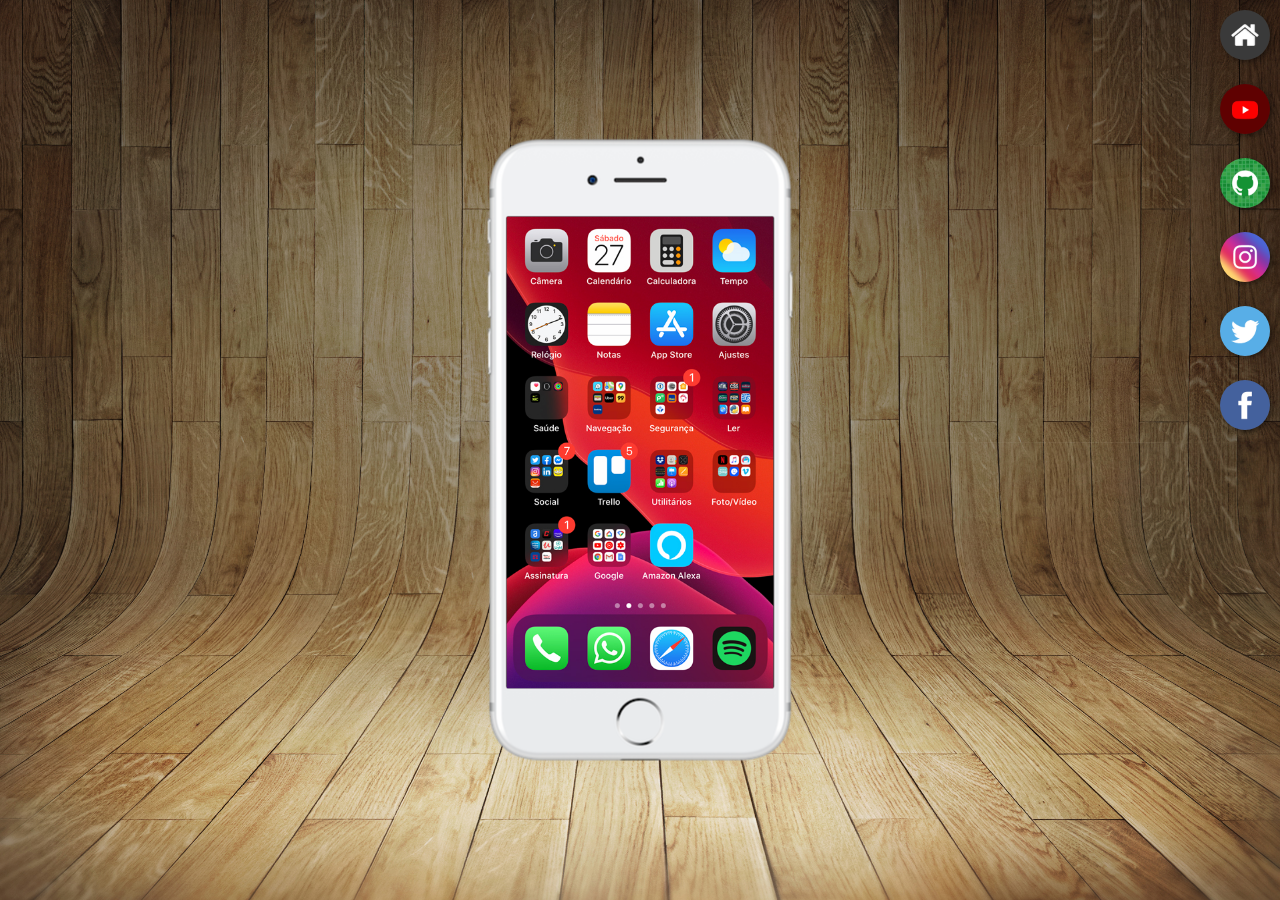
<file: index.html>
<!DOCTYPE html>
<html lang="pt-br">
<head>
    <meta charset="UTF-8">
    <meta http-equiv="X-UA-Compatible" content="IE=edge">
    <meta name="viewport" content="width=device-width, initial-scale=1.0">
    <link rel="shortcut icon" href="imagens/favicon.ico" type="image/x-icon">
    <link rel="stylesheet" href="estilo/style.css">
    <title>Projeto Redes Sociais</title>
</head>
<body>
    <main>
        <section id="telefone">
            <iframe src="home.html" name="tela" id="tela" frameborder="0"></iframe>
       </section>

       <section id="redes-sociais">
        <a href="home.html"target="tela">
            <img src="imagens/logo-home.jpg" alt="Home">
        </a> <br>

        <a href="youtube.html"target="tela">
            <img src="imagens/logo-youtube.jpg" alt="YouTube">
        </a> <br>

        <a href="github.html"target="tela">
            <img src="imagens/logo-github.jpg" alt="Github">
        </a> <br>

        <a href="instagram.html"target="tela">
            <img src="imagens/logo-instagram.jpg" alt="Instagram">
        </a> <br>

        <a href="twitter.html"target="tela">
            <img src="imagens/logo-twitter.jpg" alt="Twitter">
        </a> <br>

        <a href="facebook.html"target="tela">
            <img src="imagens/logo-facebook.jpg" alt="Facebook">
        </a> <br>
       </section>
    </main>
    
</body>
</html>
</file>
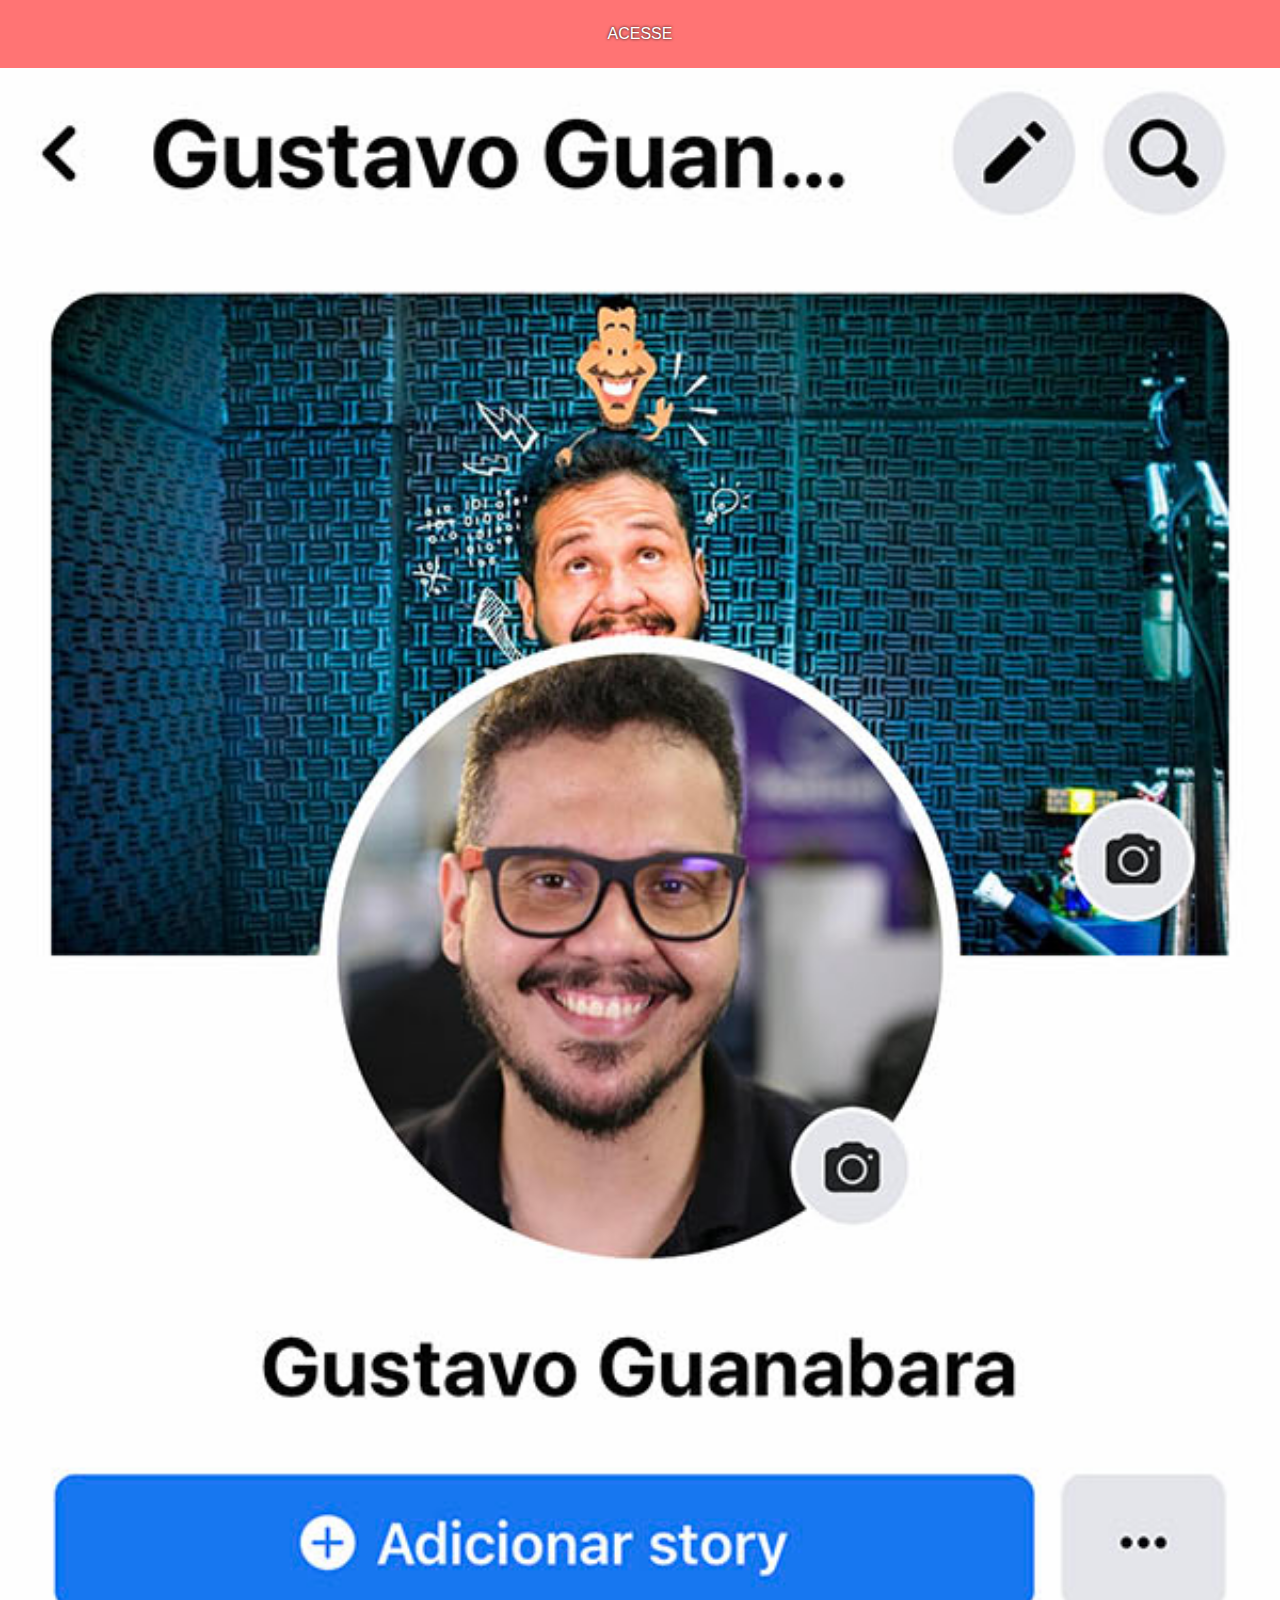
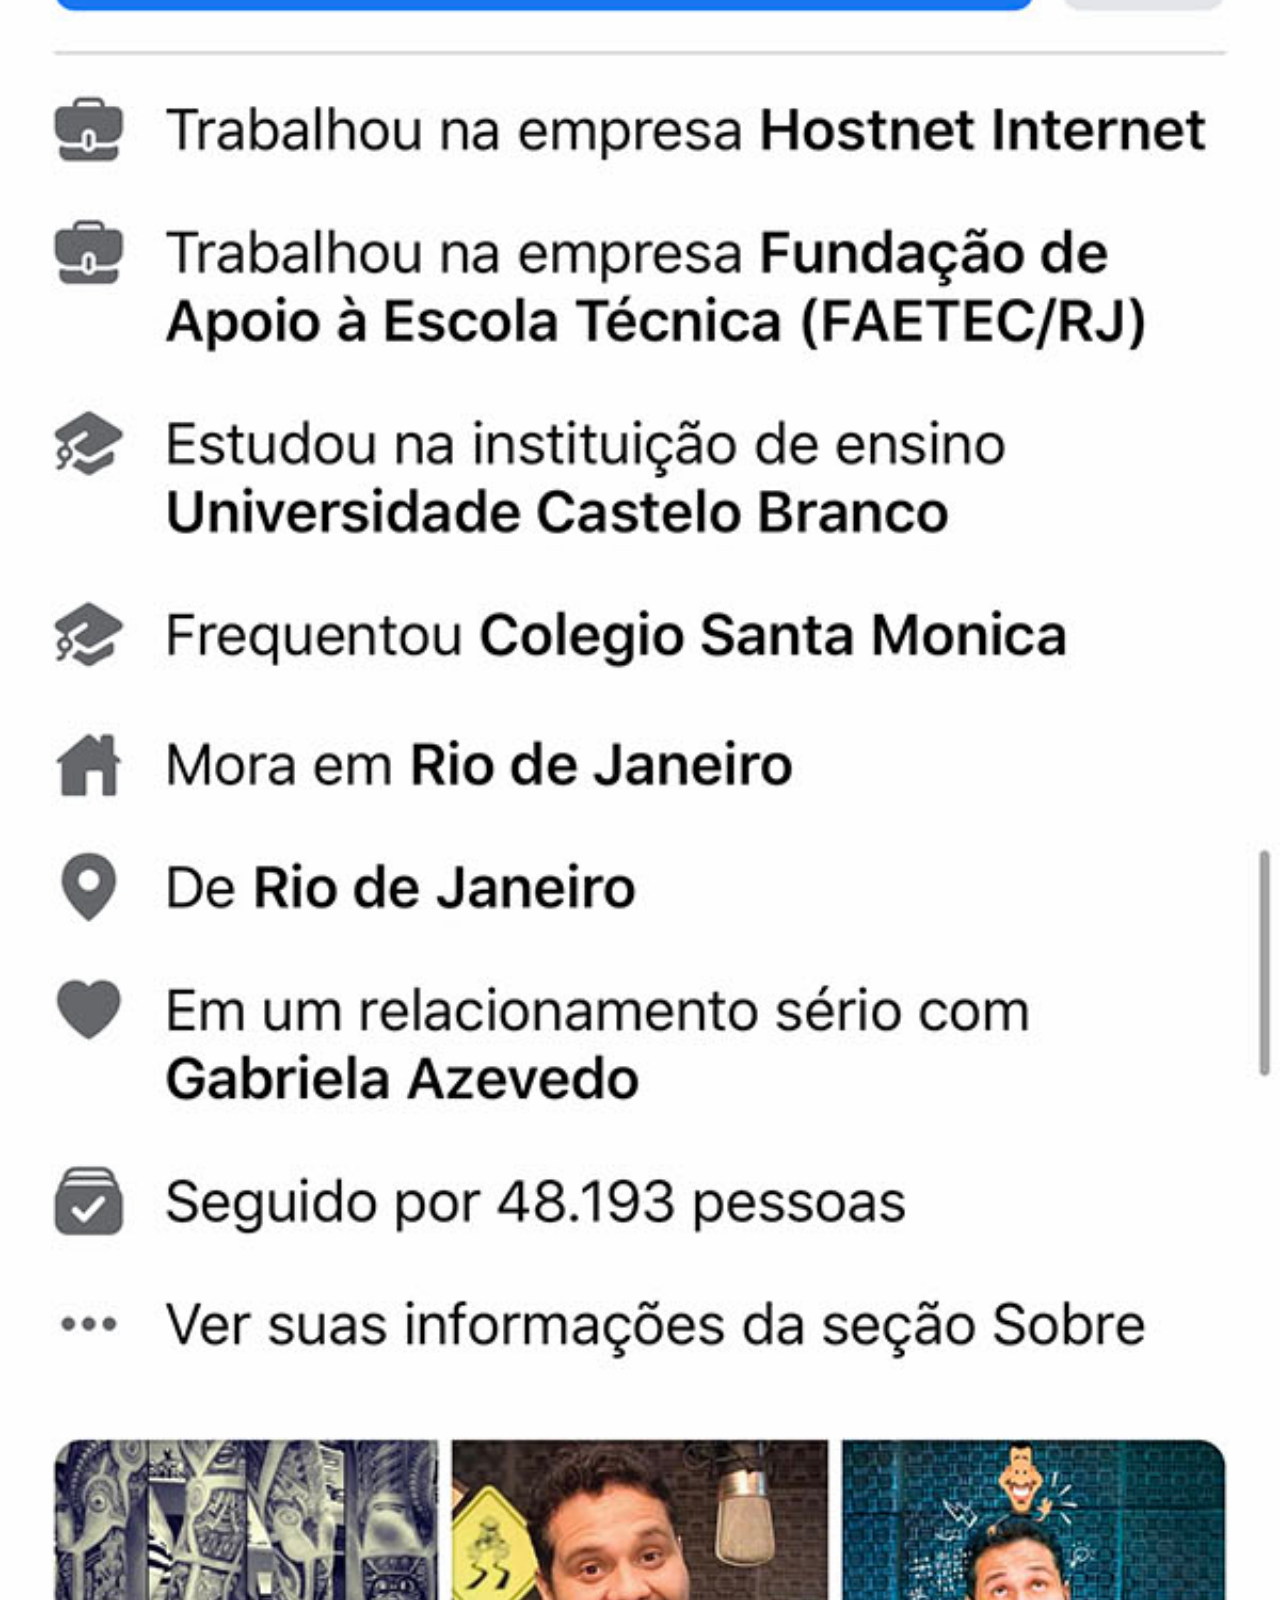
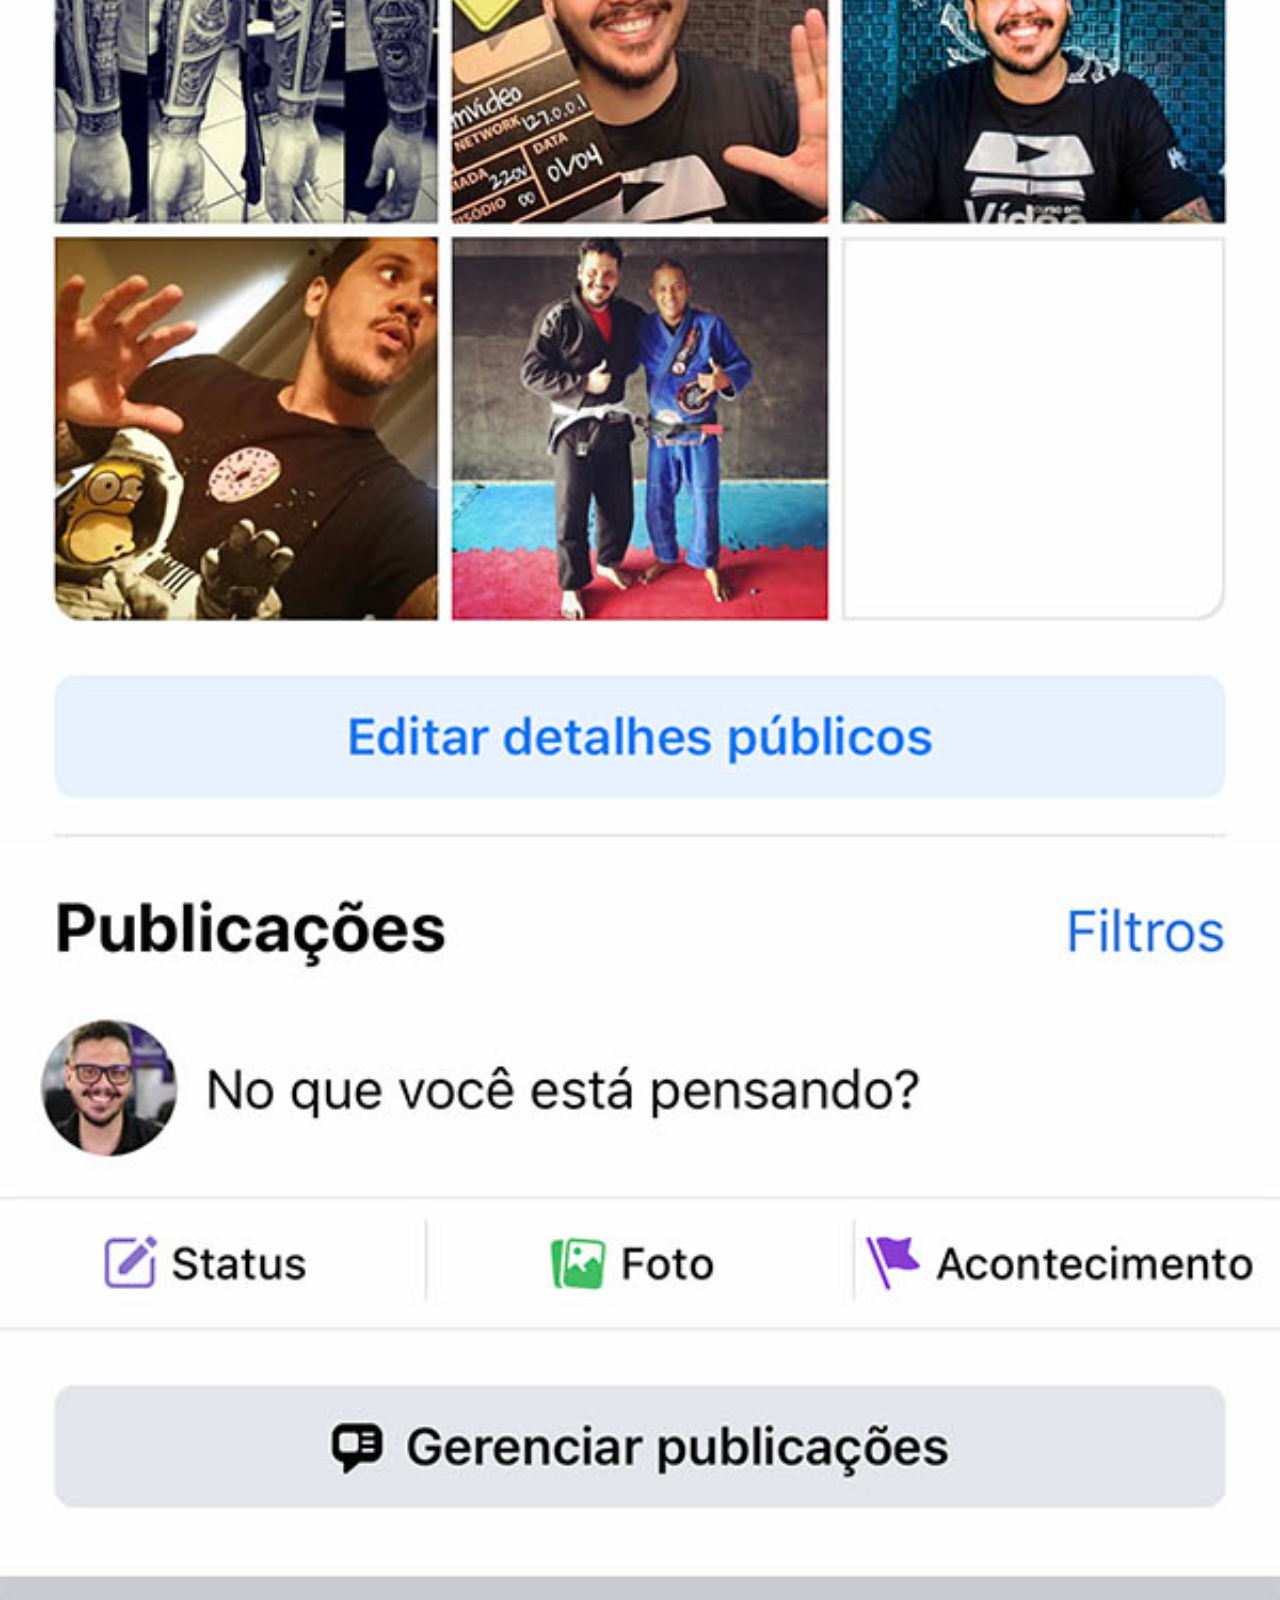
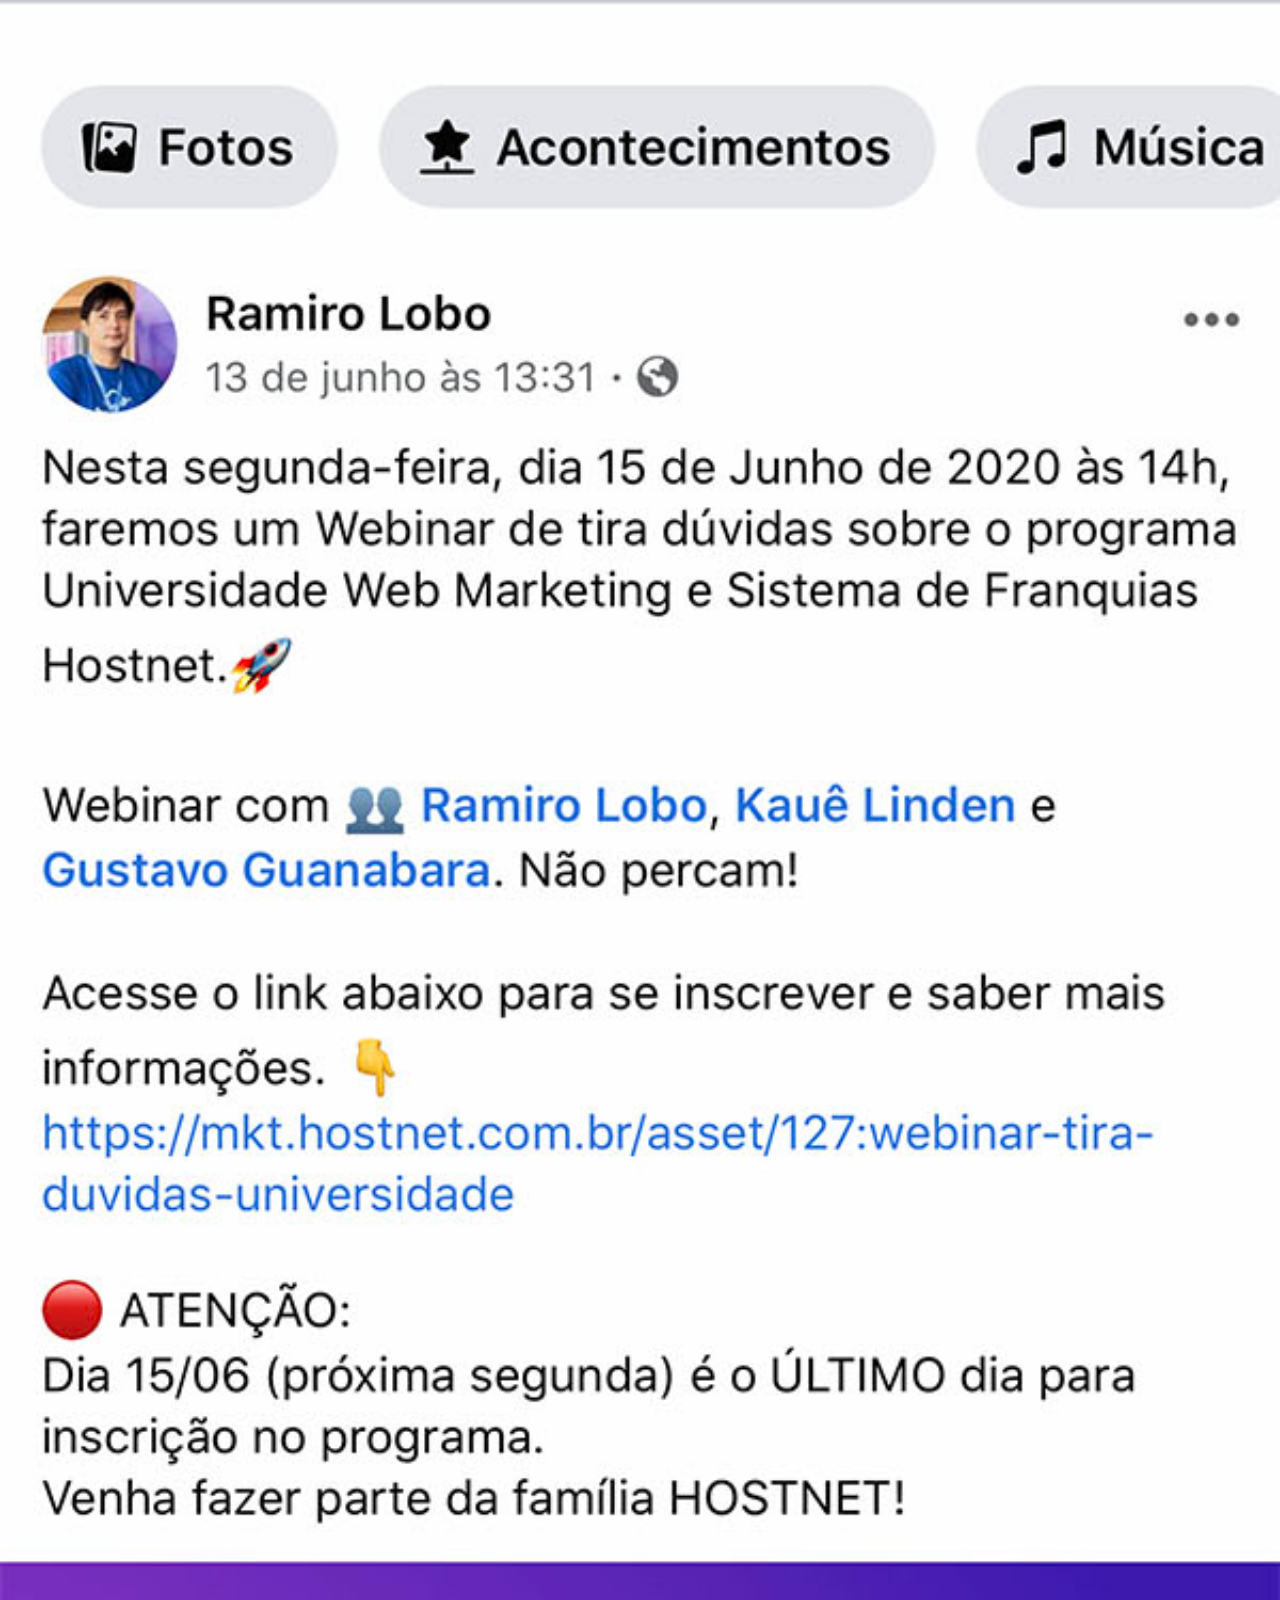
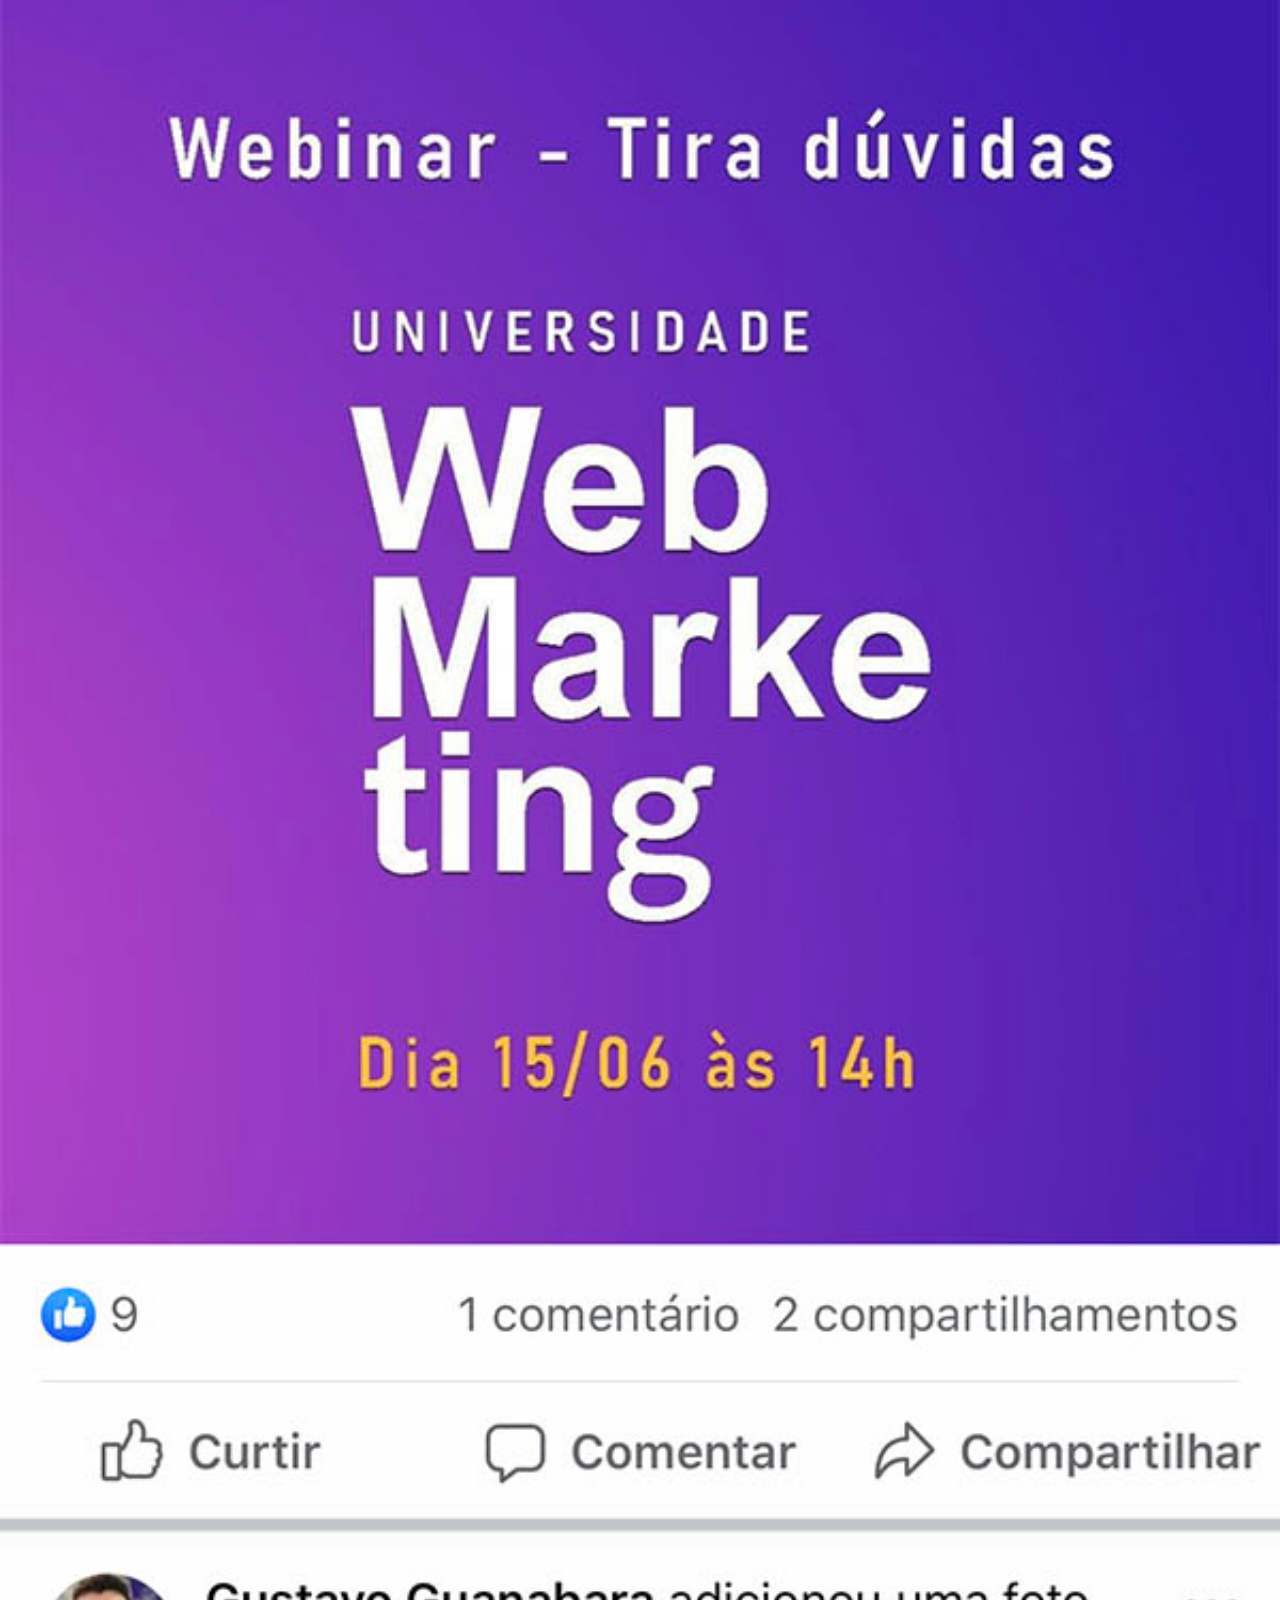
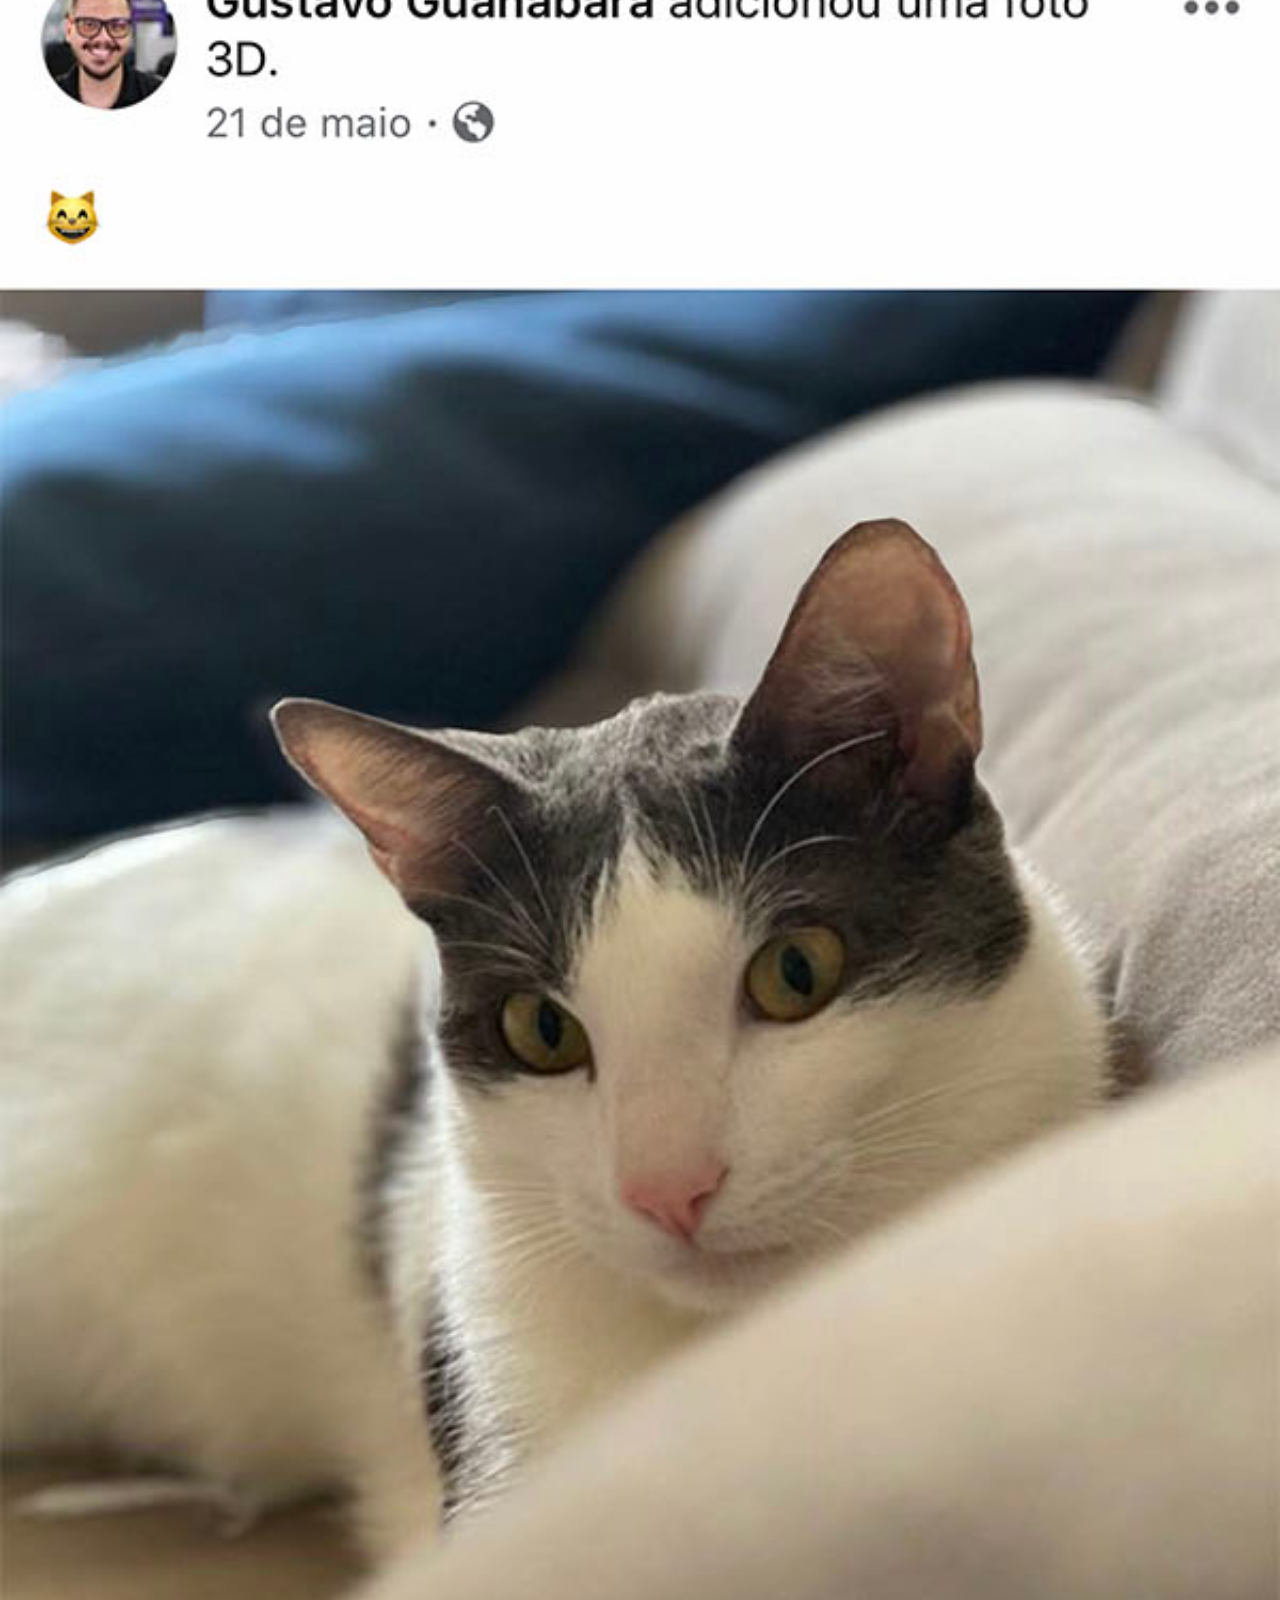
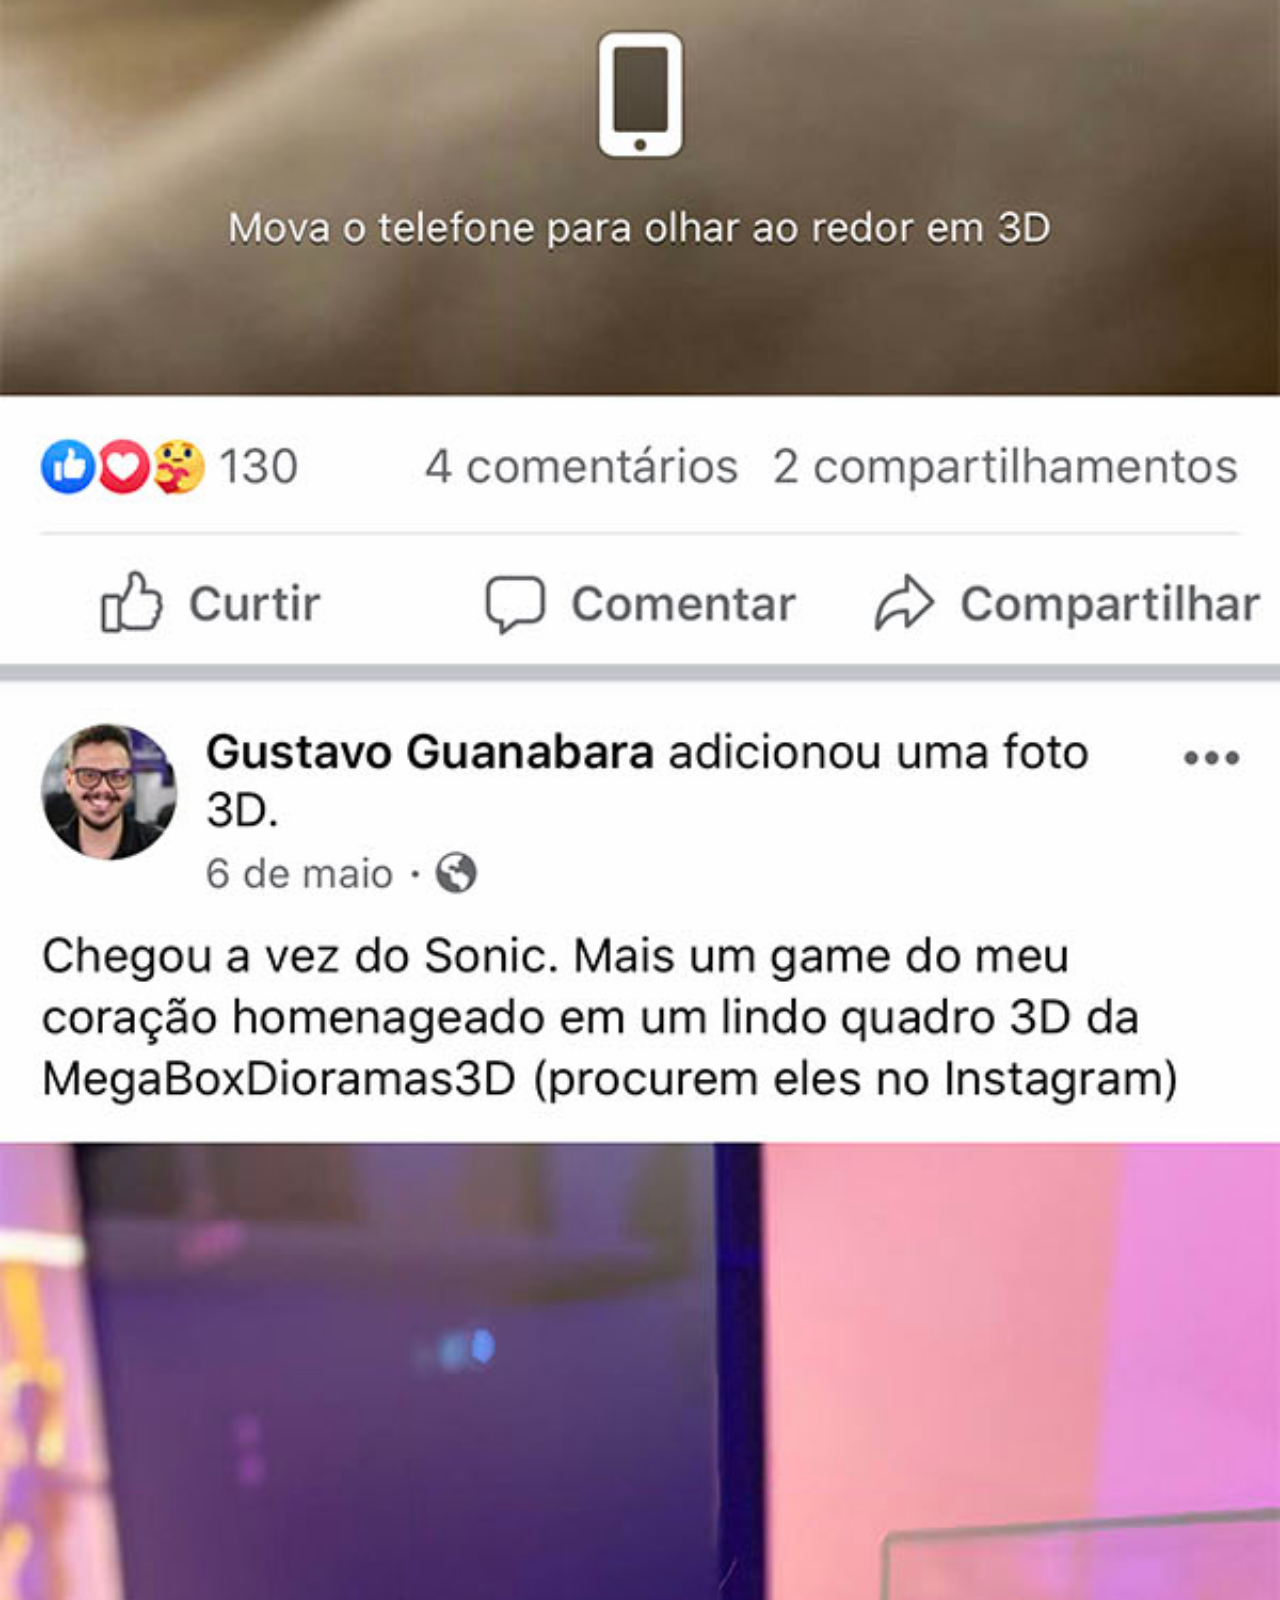
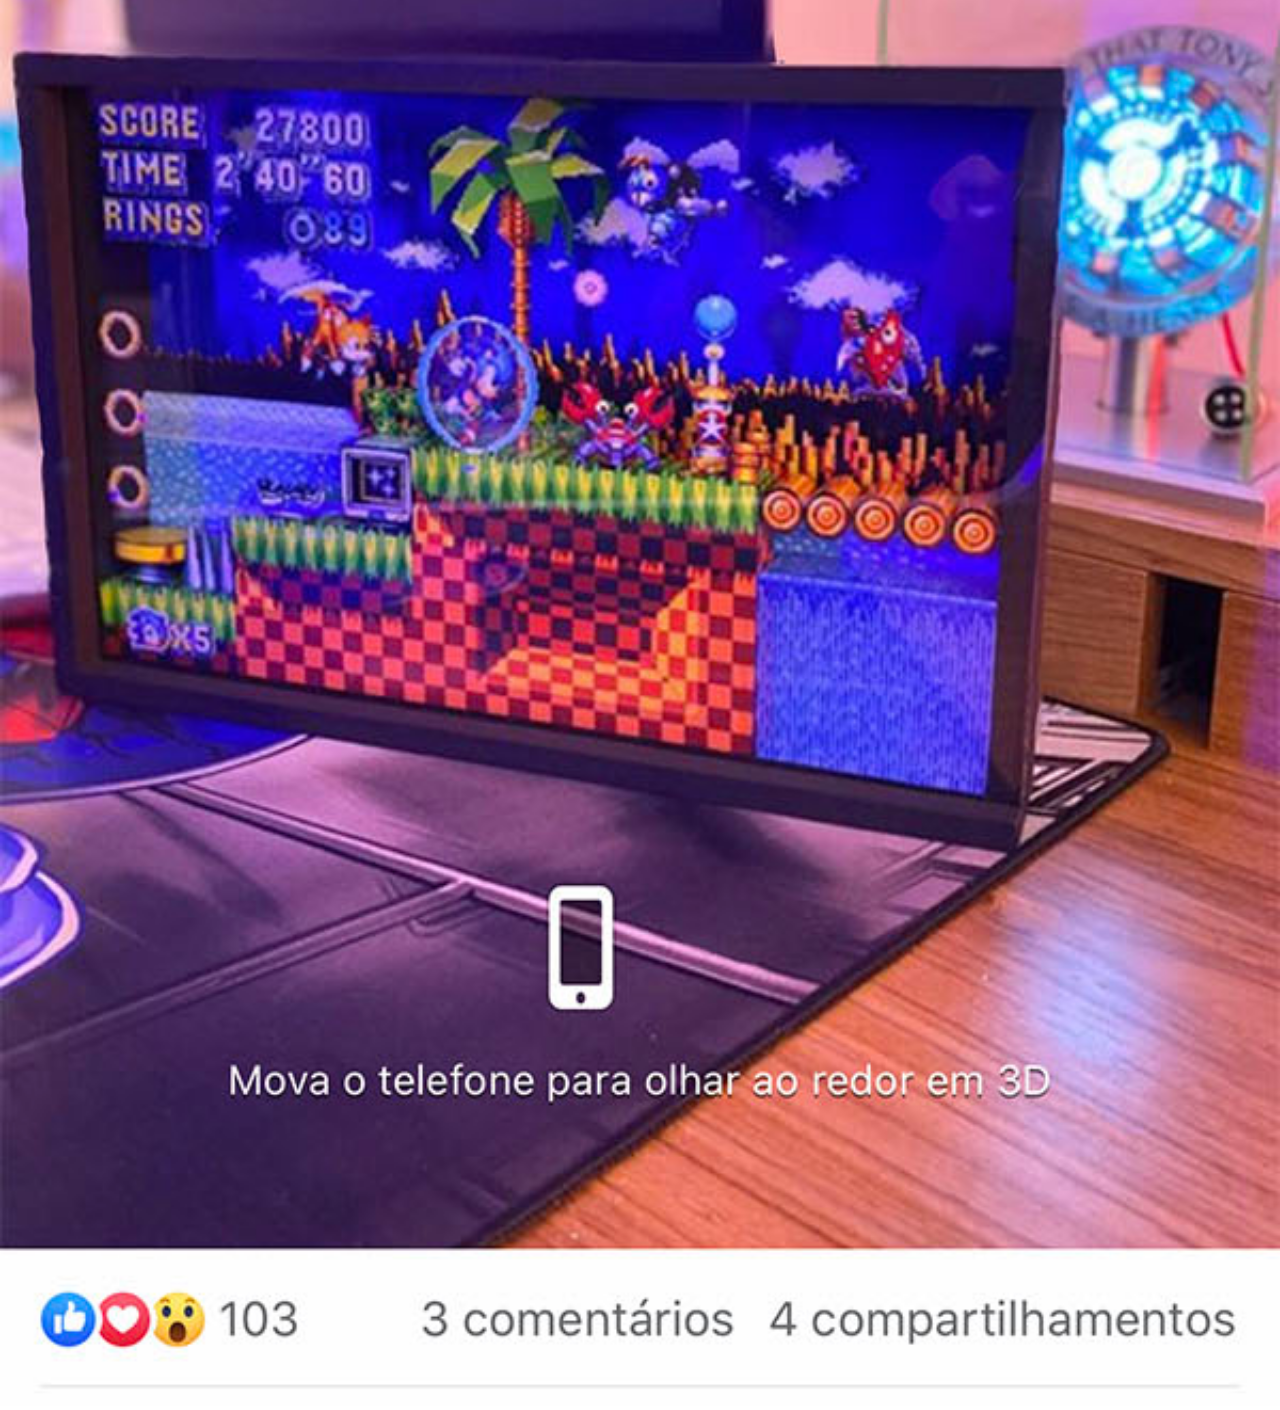
<file: facebook.html>
<!DOCTYPE html>
<html lang="pt-br">
<head>
    <meta charset="UTF-8">
    <meta http-equiv="X-UA-Compatible" content="IE=edge">
    <meta name="viewport" content="width=device-width, initial-scale=1.0">
    <title>Github</title>
    <link rel="stylesheet" href="estilo/social.css">
</head>
<body>
    <a href="https://pt-br.facebook.com/gustavoguanabara/" target="_blank">ACESSE</a>
    <img src="imagens/tela-facebook.jpg" alt="Facebook">
    
</body>
</html>
</file>
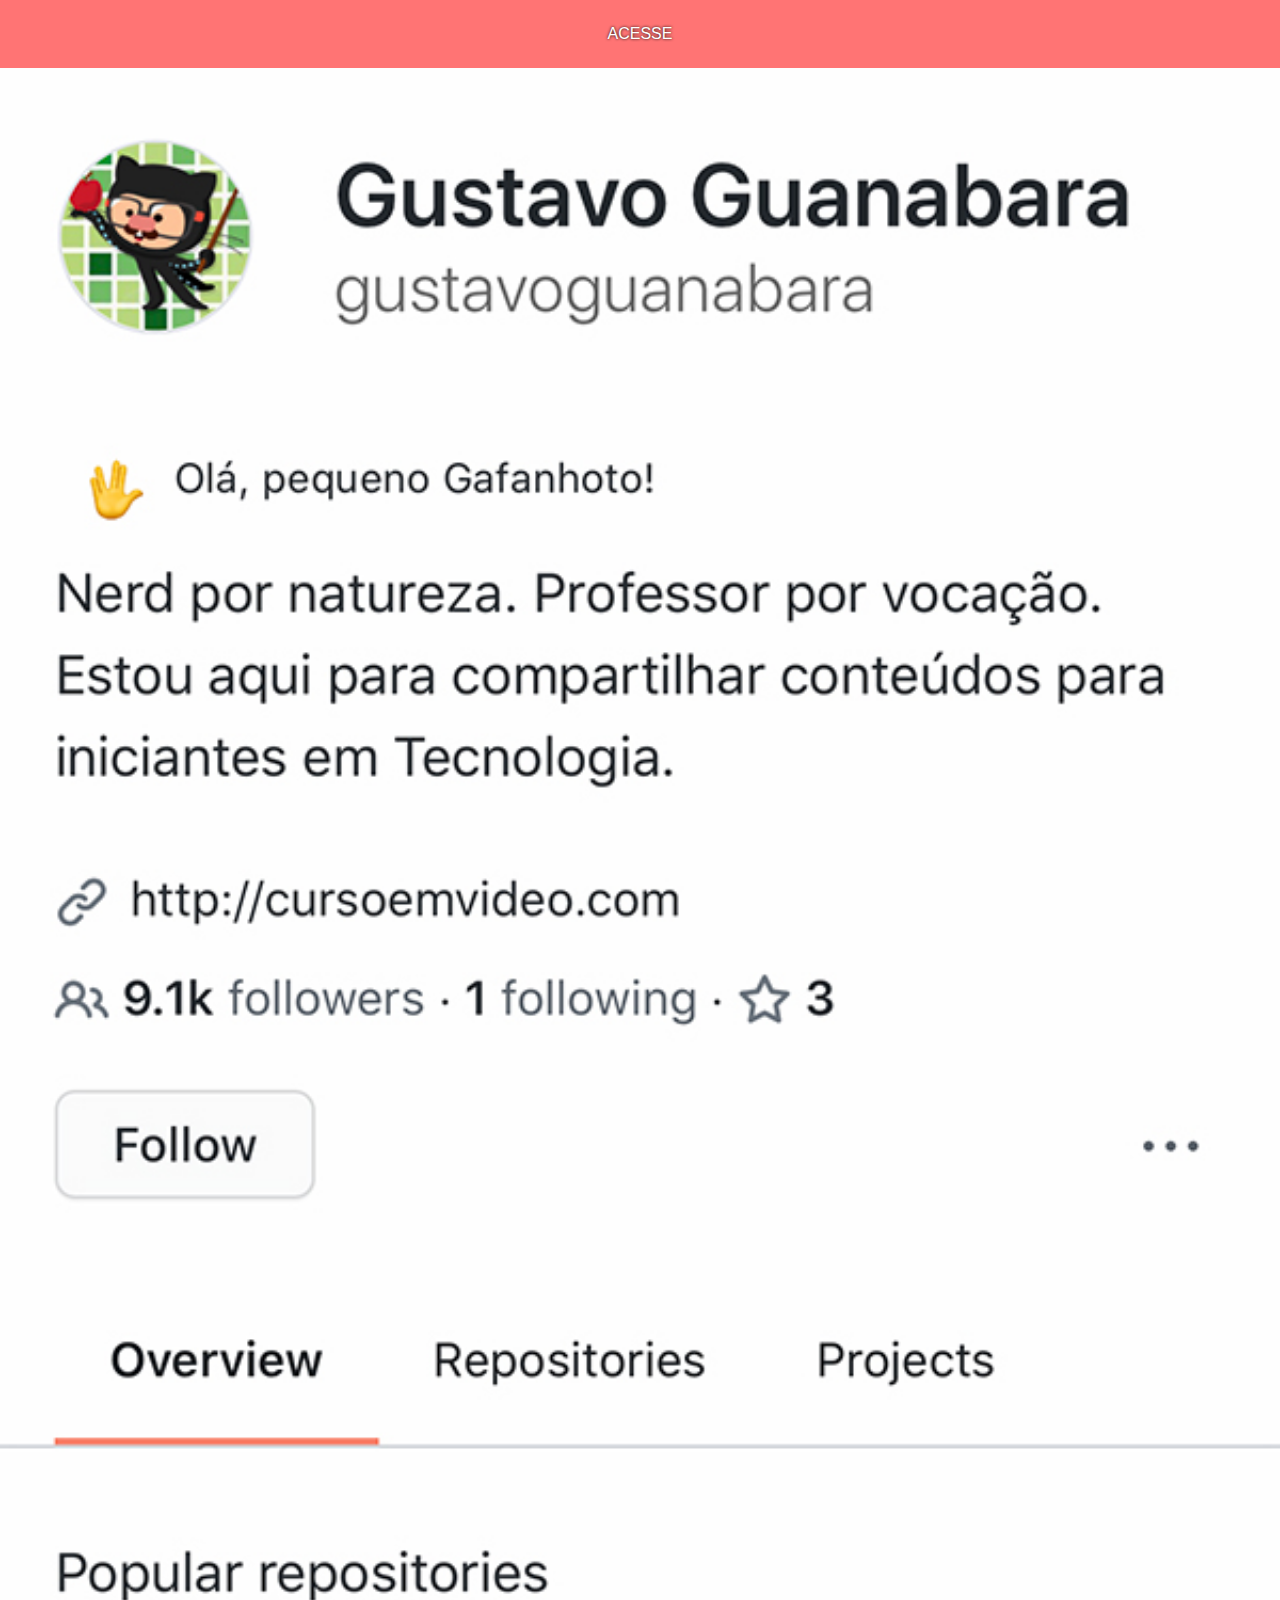
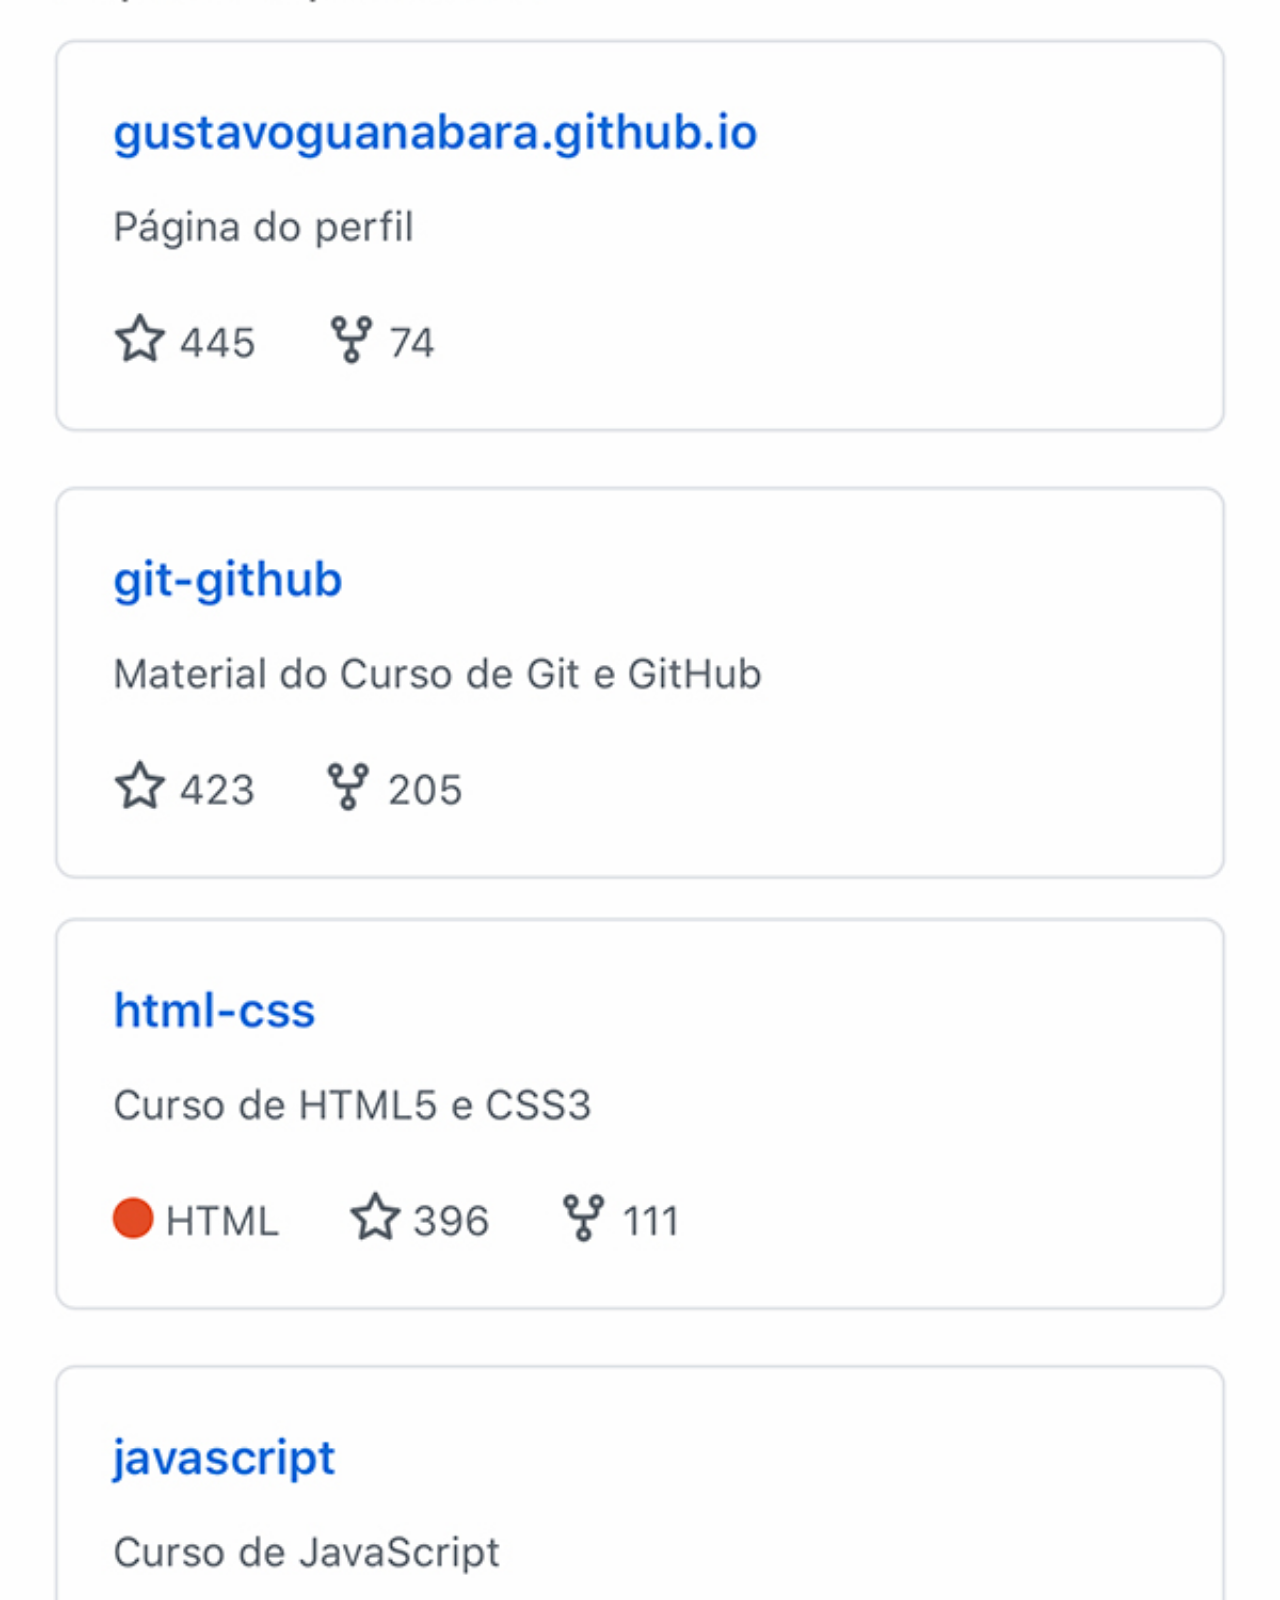
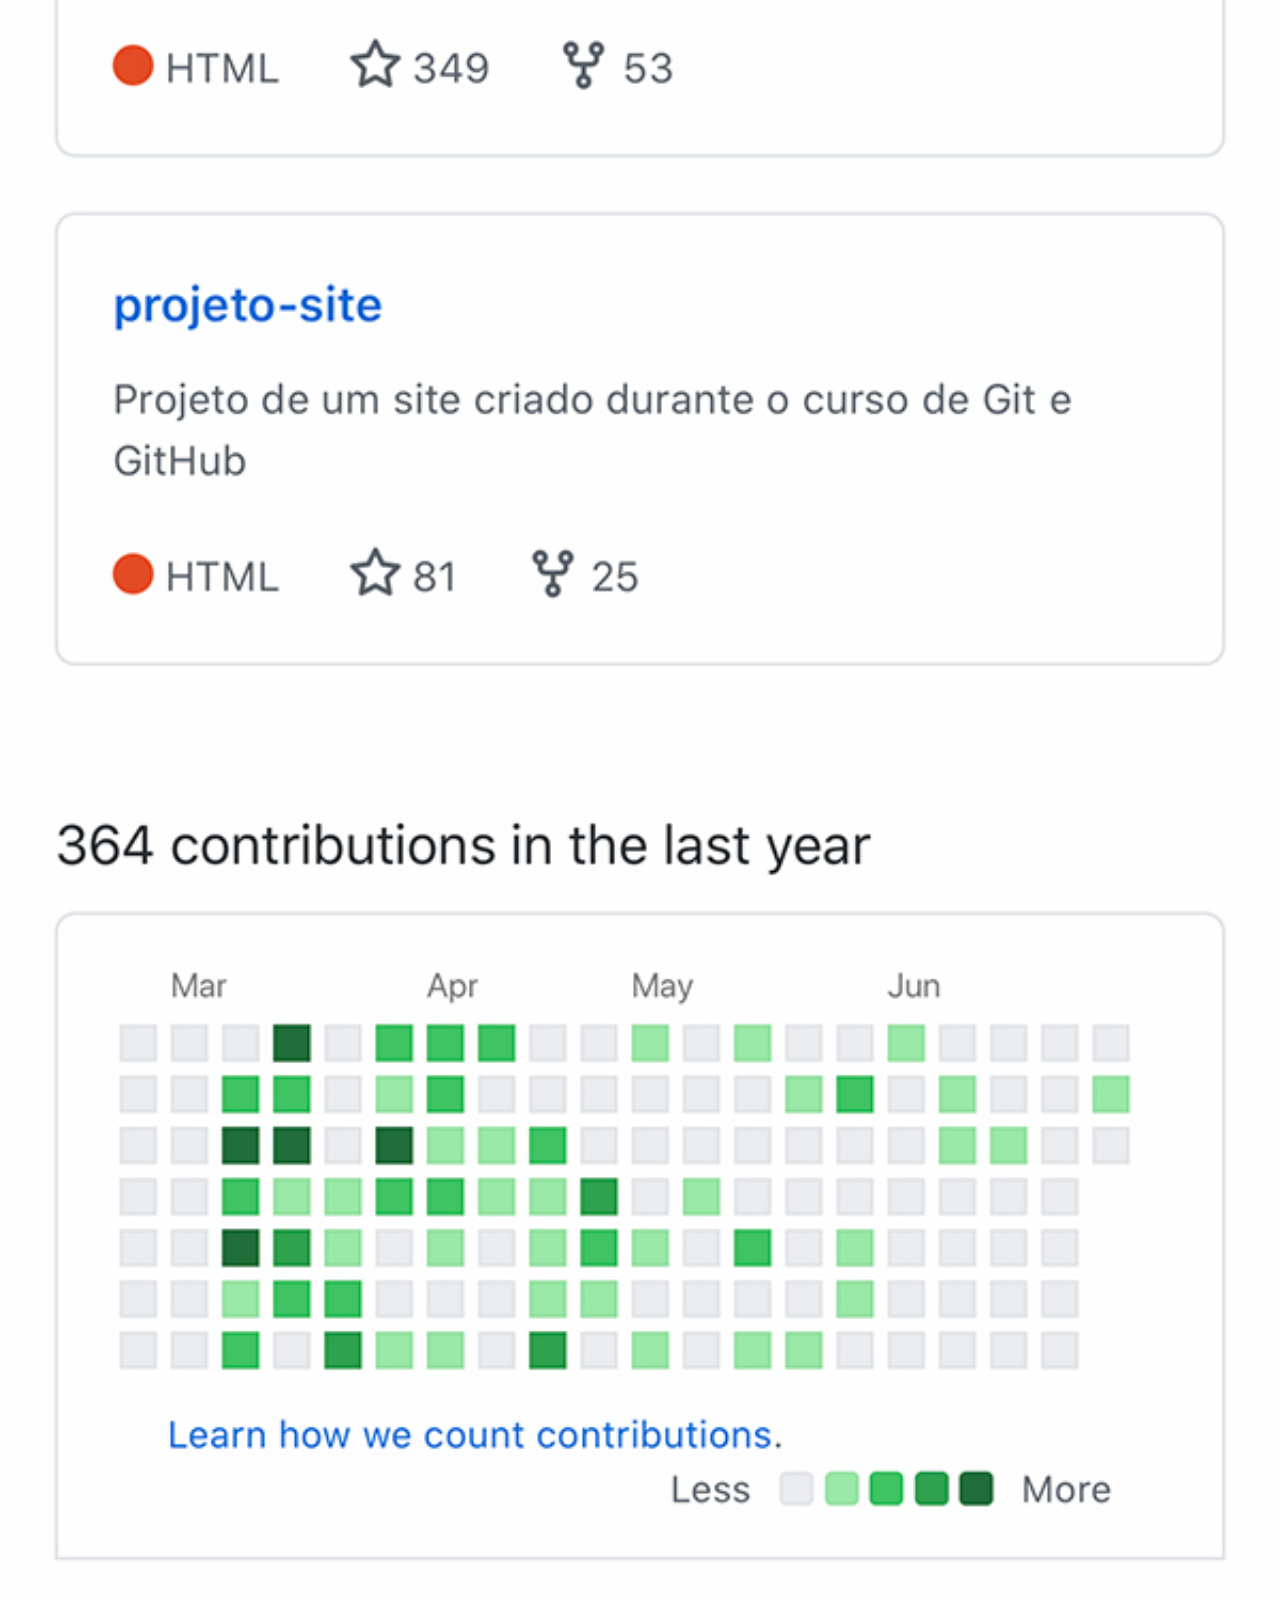
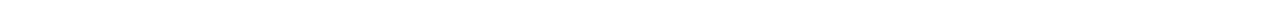
<file: github.html>
<!DOCTYPE html>
<html lang="pt-br">
<head>
    <meta charset="UTF-8">
    <meta http-equiv="X-UA-Compatible" content="IE=edge">
    <meta name="viewport" content="width=device-width, initial-scale=1.0">
    <title>Github</title>
    <link rel="stylesheet" href="estilo/social.css">
</head>
<body>
    <a href="https://github.com/gustavoguanabara" target="_blank">ACESSE</a>
    <img src="imagens/tela-github.jpg" alt="Github">
    
</body>
</html>
</file>
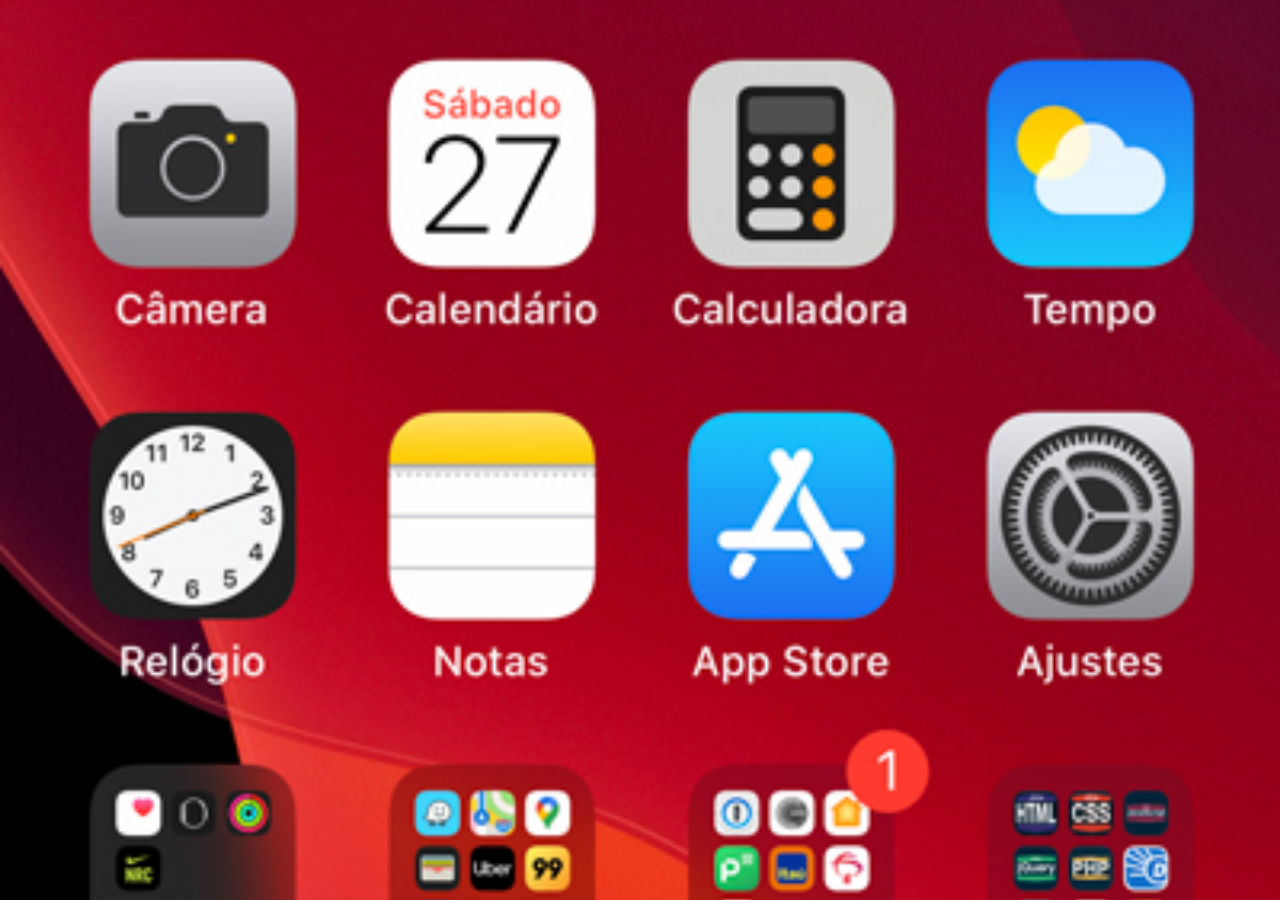
<file: home.html>
<!DOCTYPE html>
<html lang="pt-br">
<head>
    <meta charset="UTF-8">
    <meta http-equiv="X-UA-Compatible" content="IE=edge">
    <meta name="viewport" content="width=device-width, initial-scale=1.0">
    <title>Home</title>
    <style>
        *{
            margin: 0px;
            padding: 0px;
        }

        body{
            width: 100vw;
            height: 100vh;
            background: url('imagens/tela-home.jpg') top center no-repeat;
            background-size: cover;
    
        }
    </style>
</head>
<body>
    
</body>
</html>
</file>
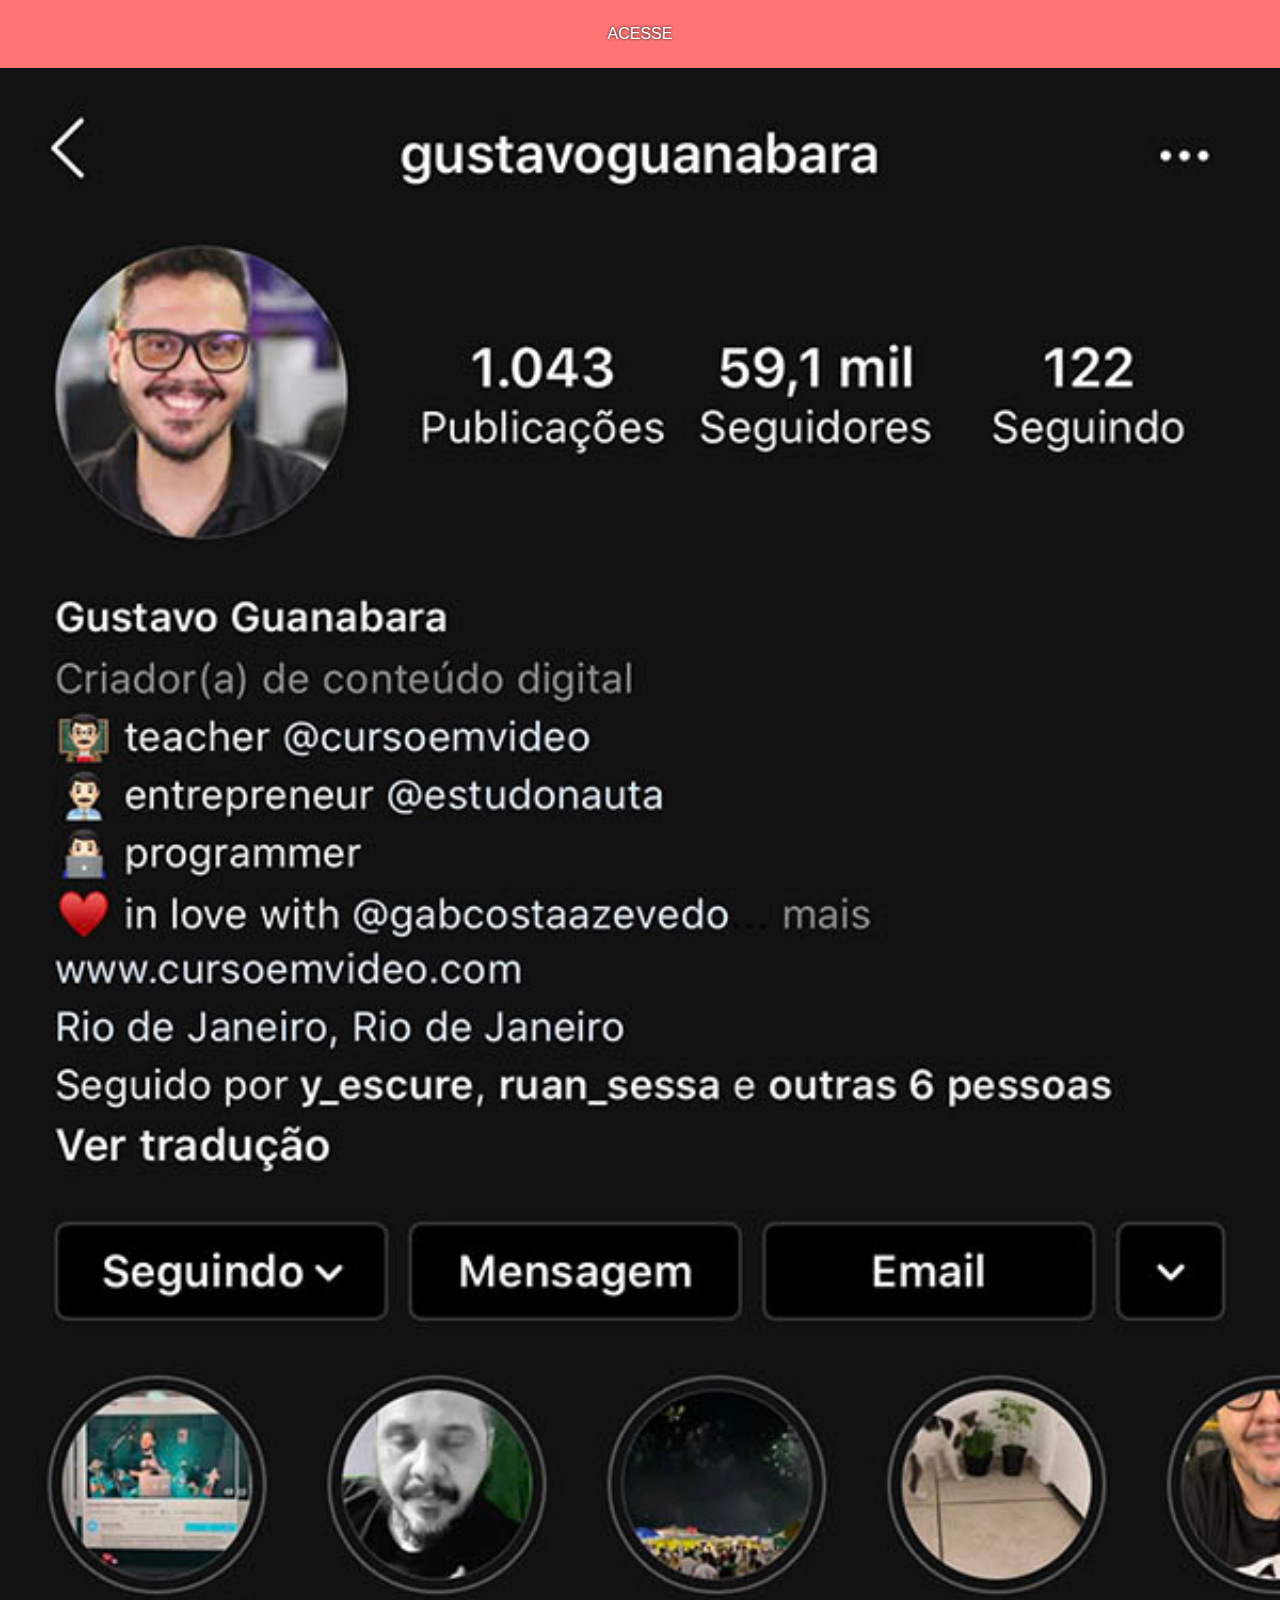
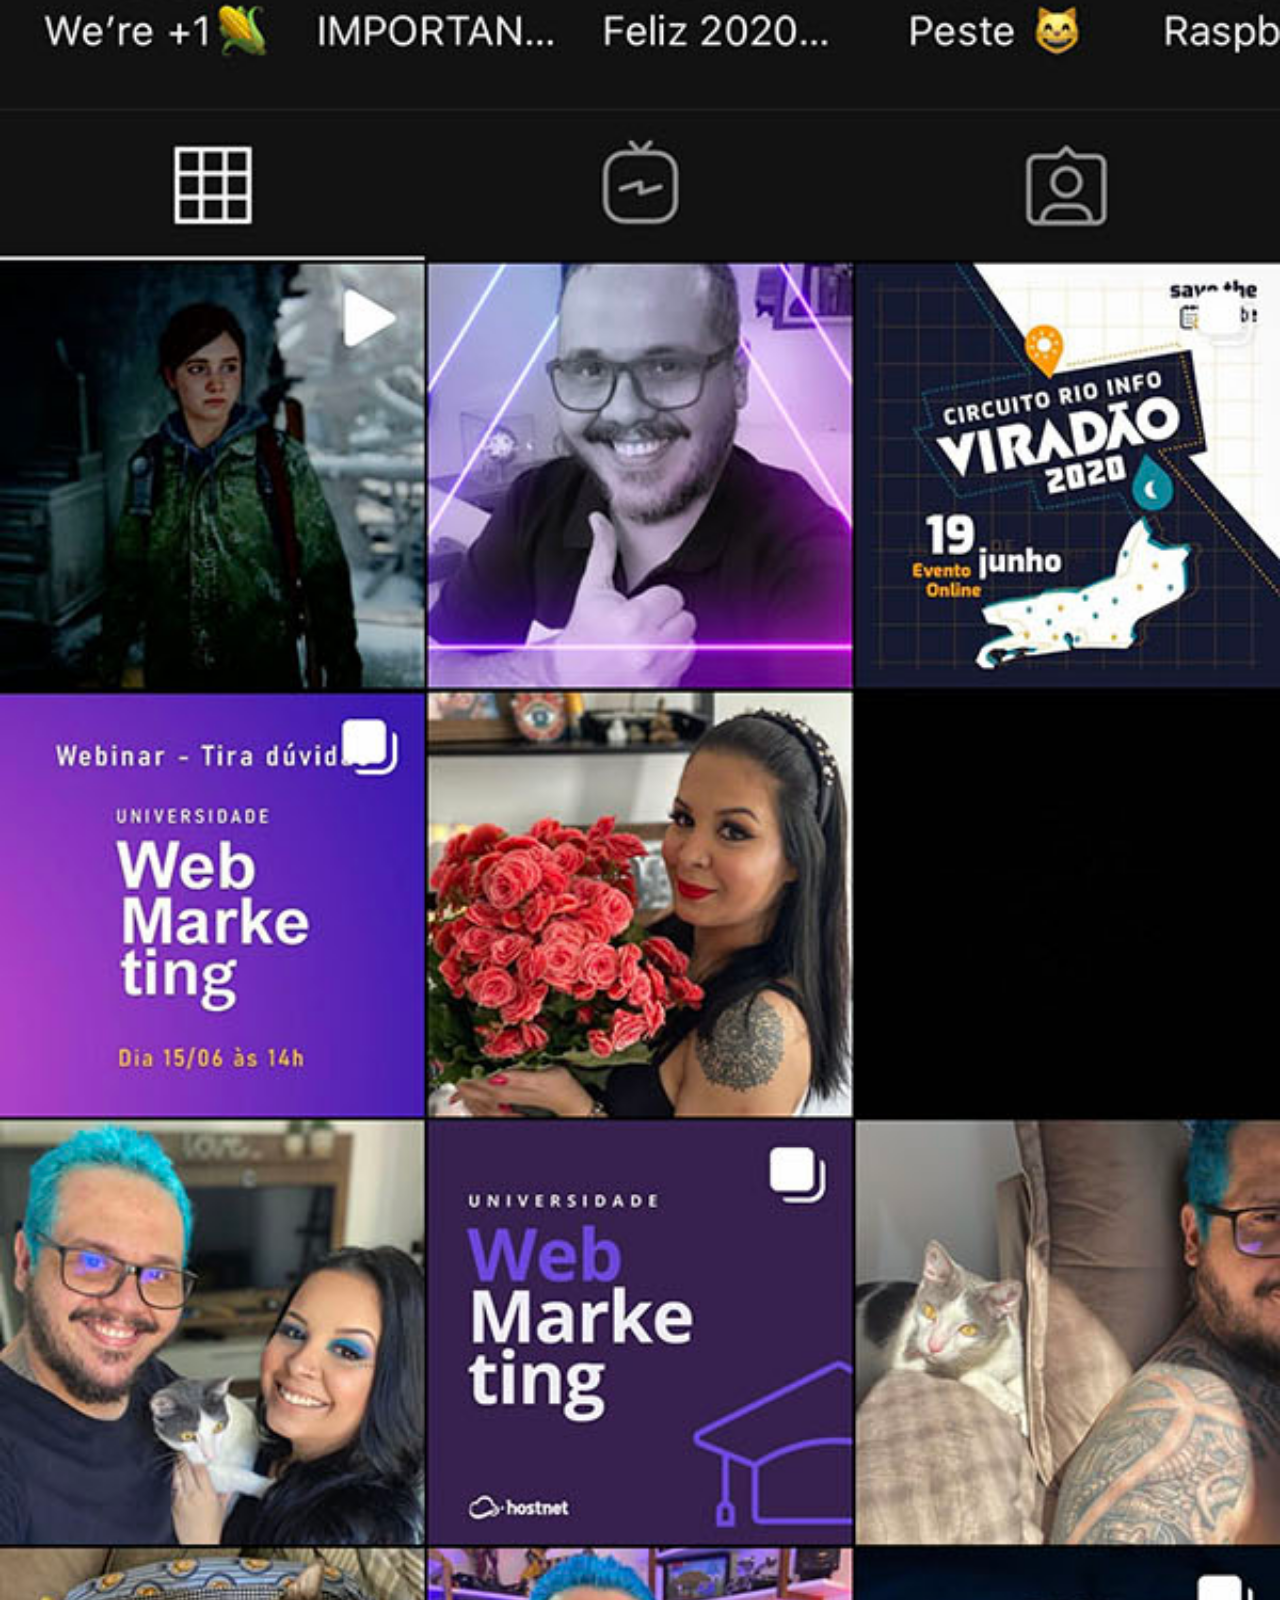
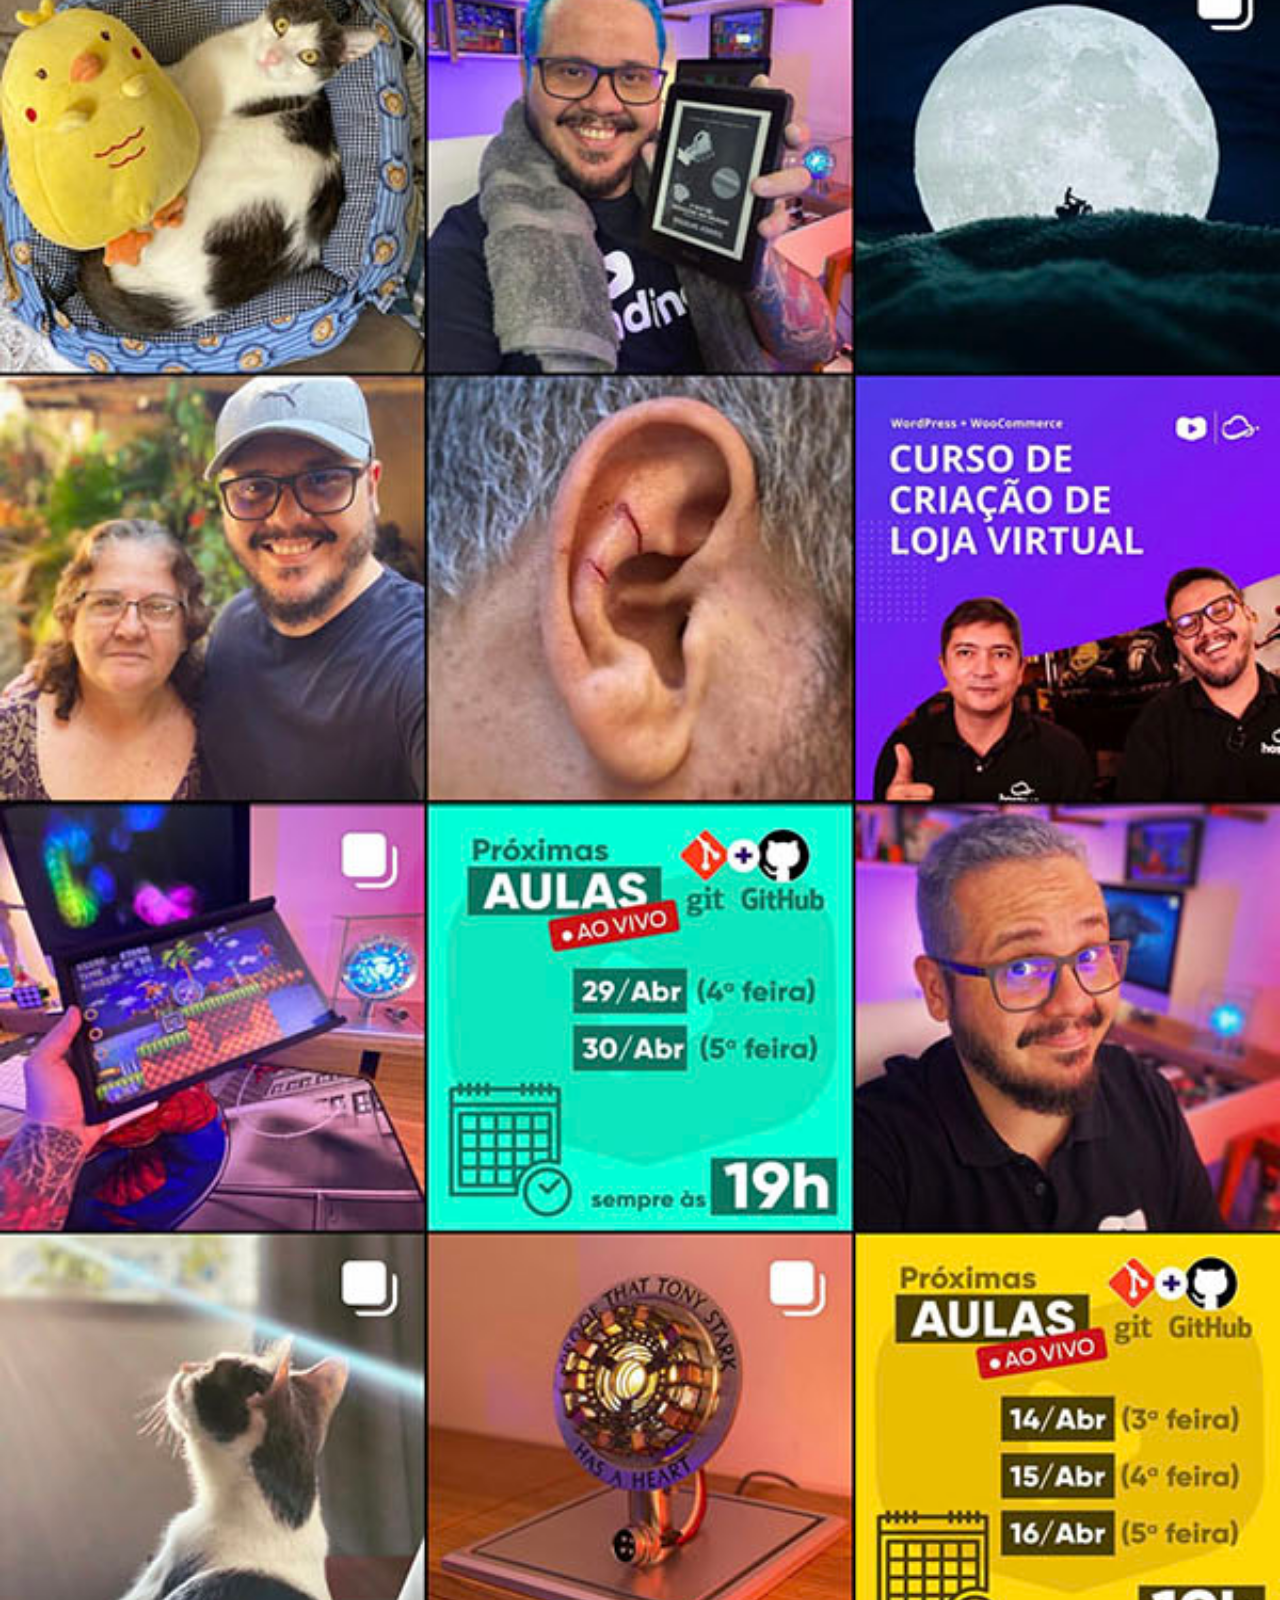
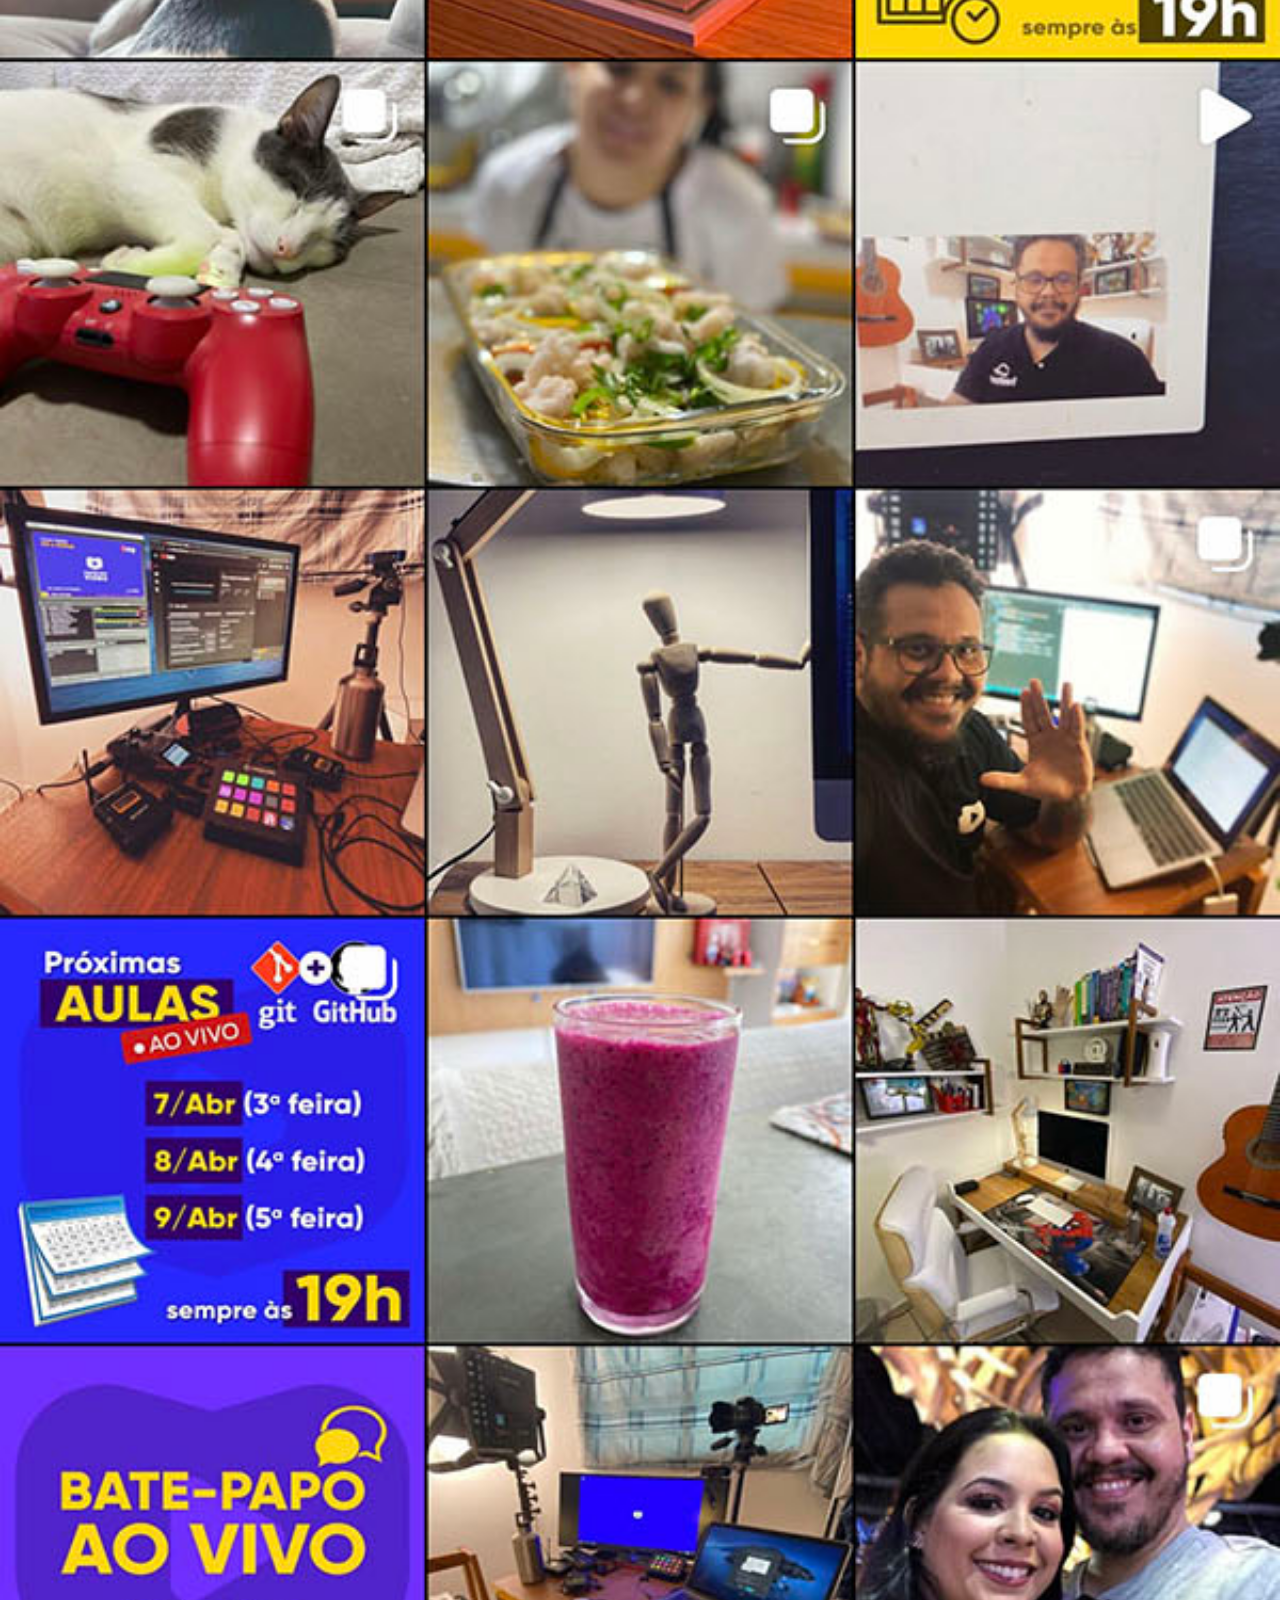
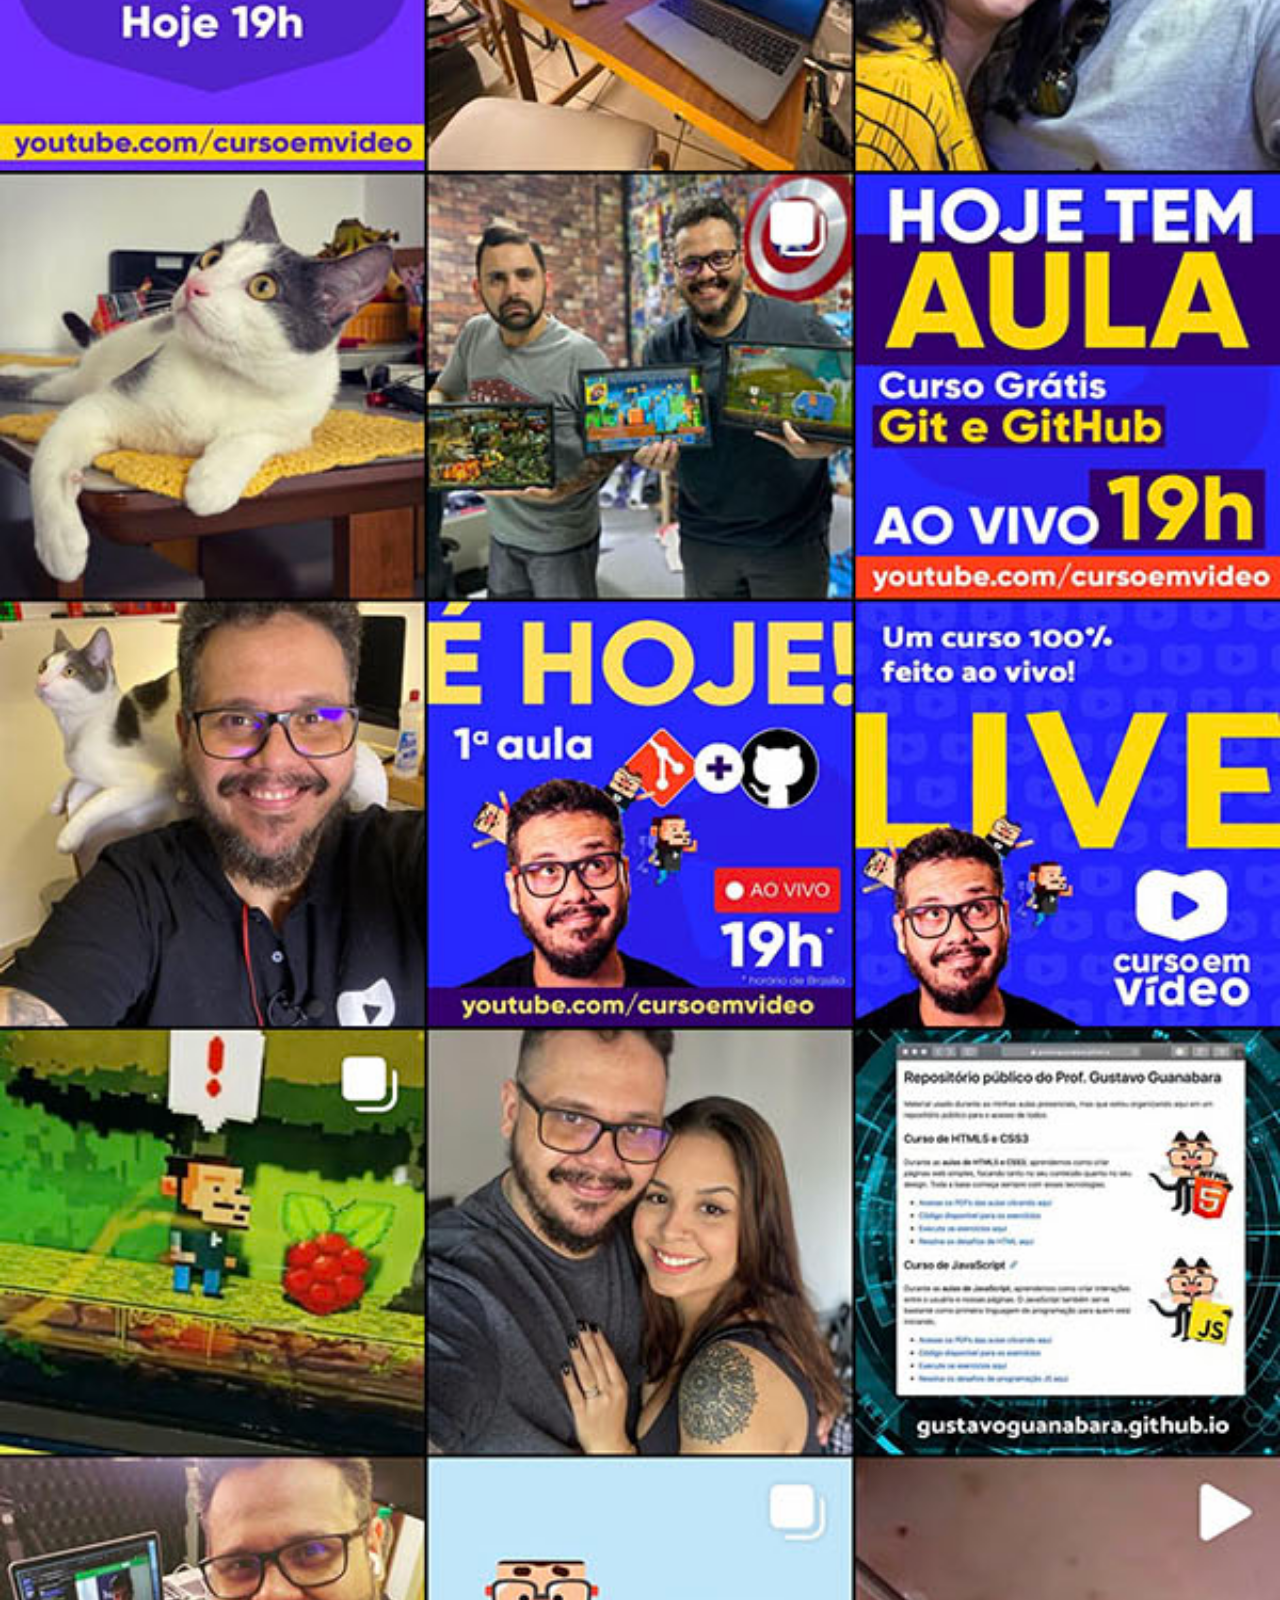
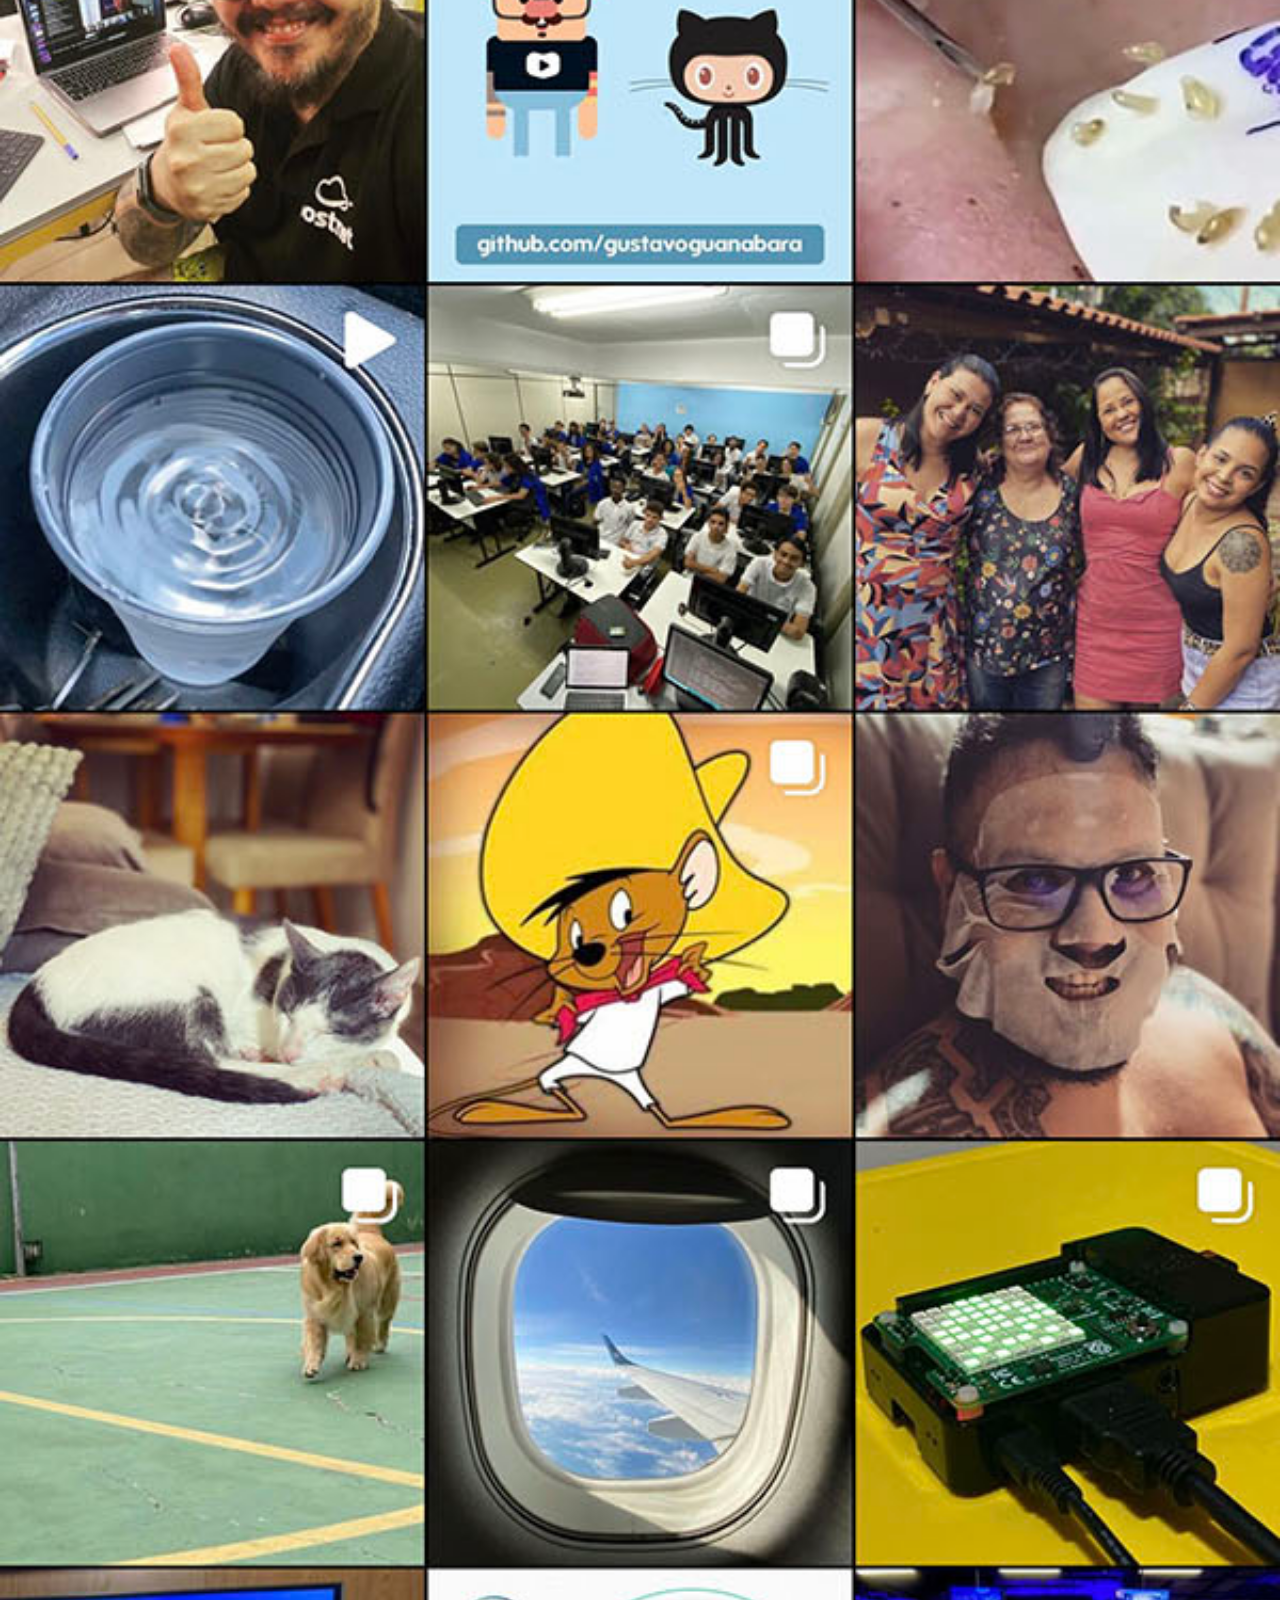
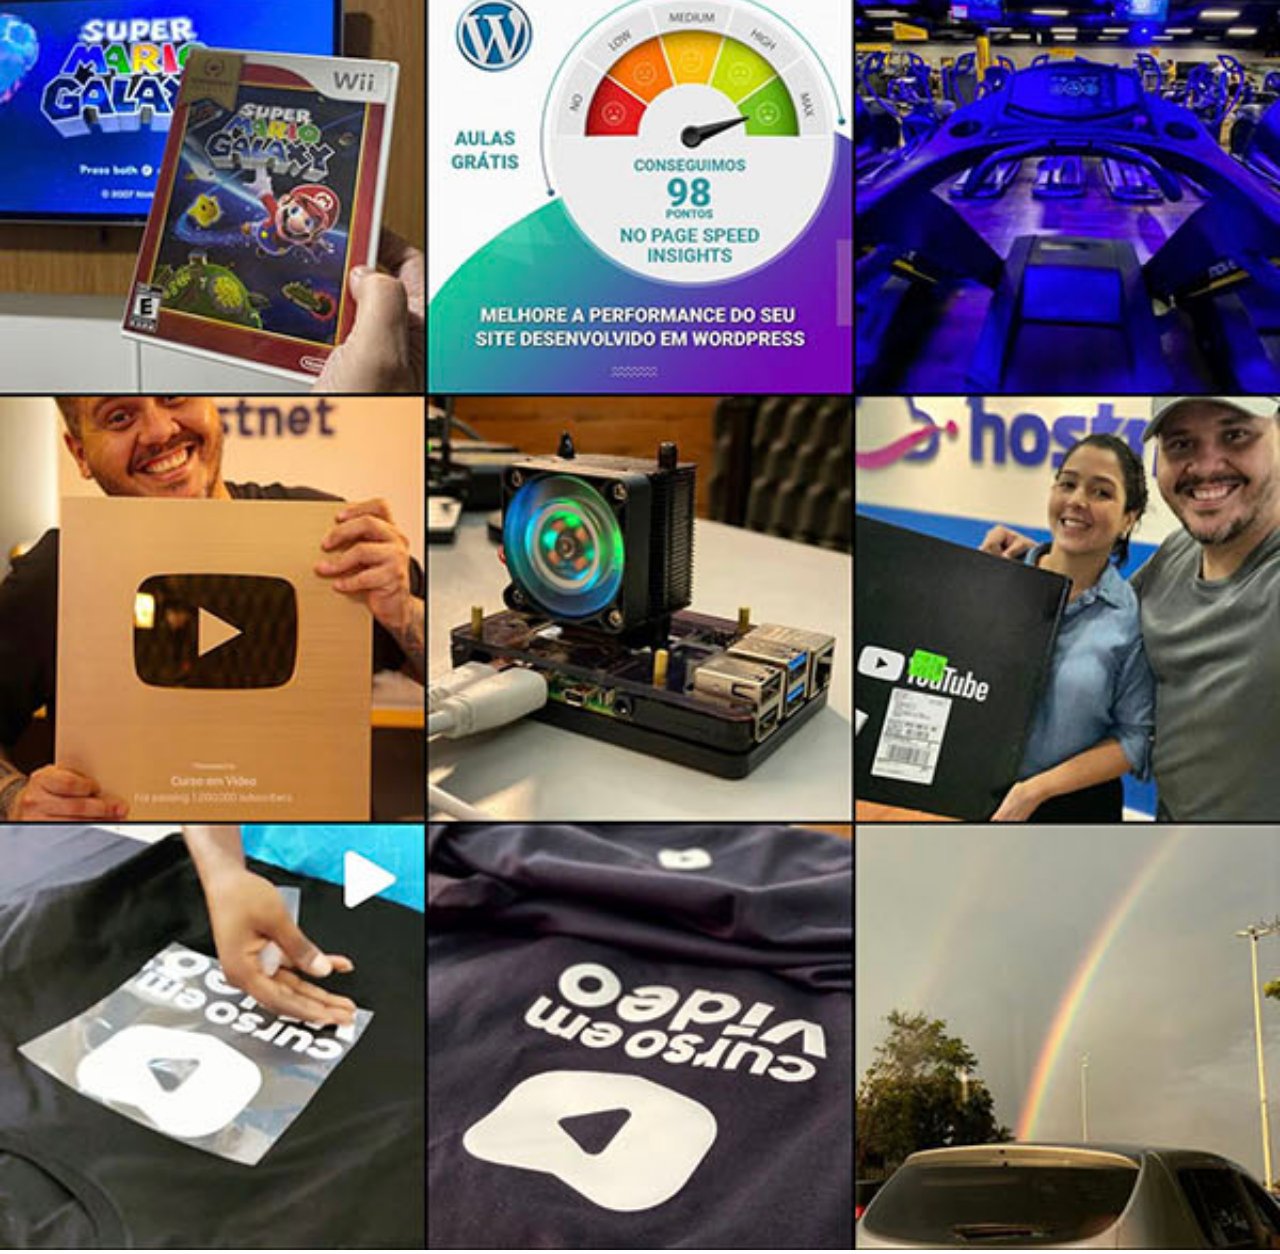
<file: instagram.html>
<!DOCTYPE html>
<html lang="pt-br">
<head>
    <meta charset="UTF-8">
    <meta http-equiv="X-UA-Compatible" content="IE=edge">
    <meta name="viewport" content="width=device-width, initial-scale=1.0">
    <title>Instagram</title>
    <link rel="stylesheet" href="estilo/social.css">
</head>
<body>
    <a href="https://www.instagram.com/gustavoguanabara/" target="_blank">ACESSE</a>
    <img src="imagens/tela-instagram.jpg" alt="Instagram">
    
</body>
</html>
</file>
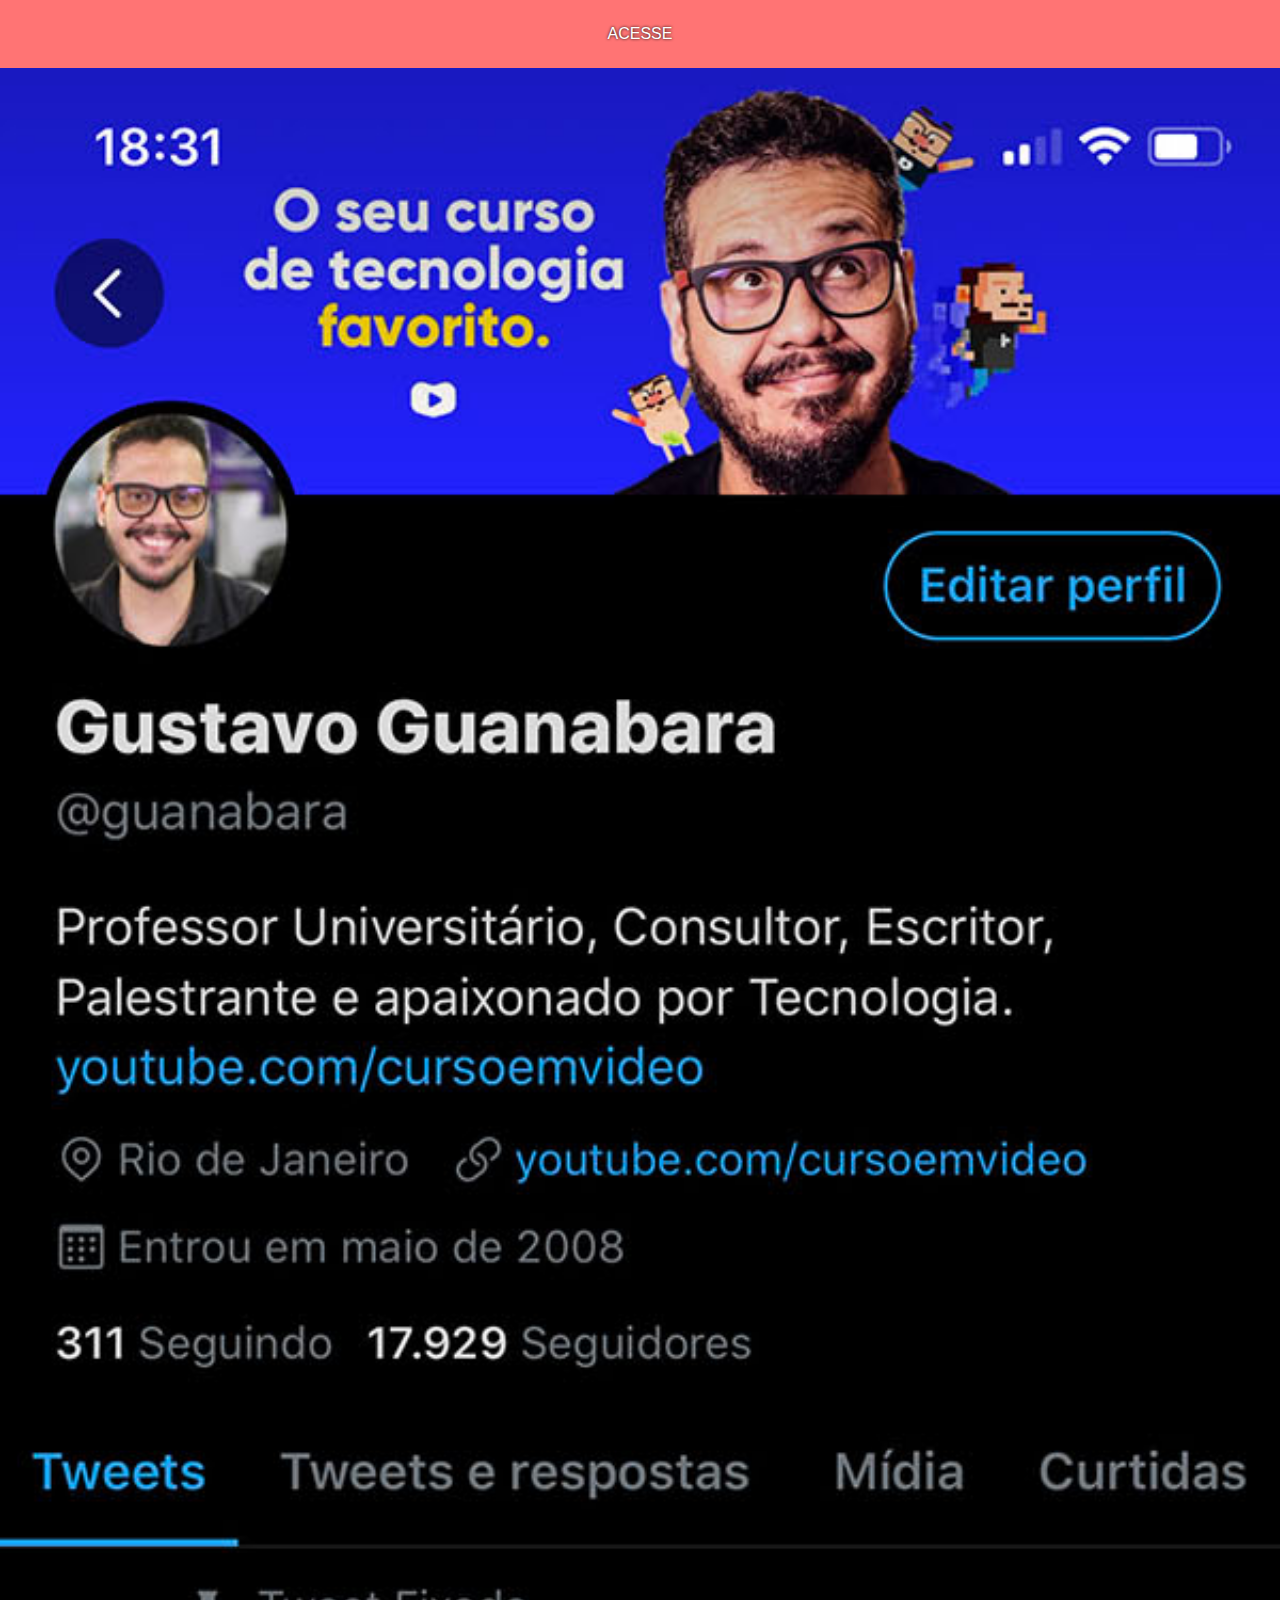
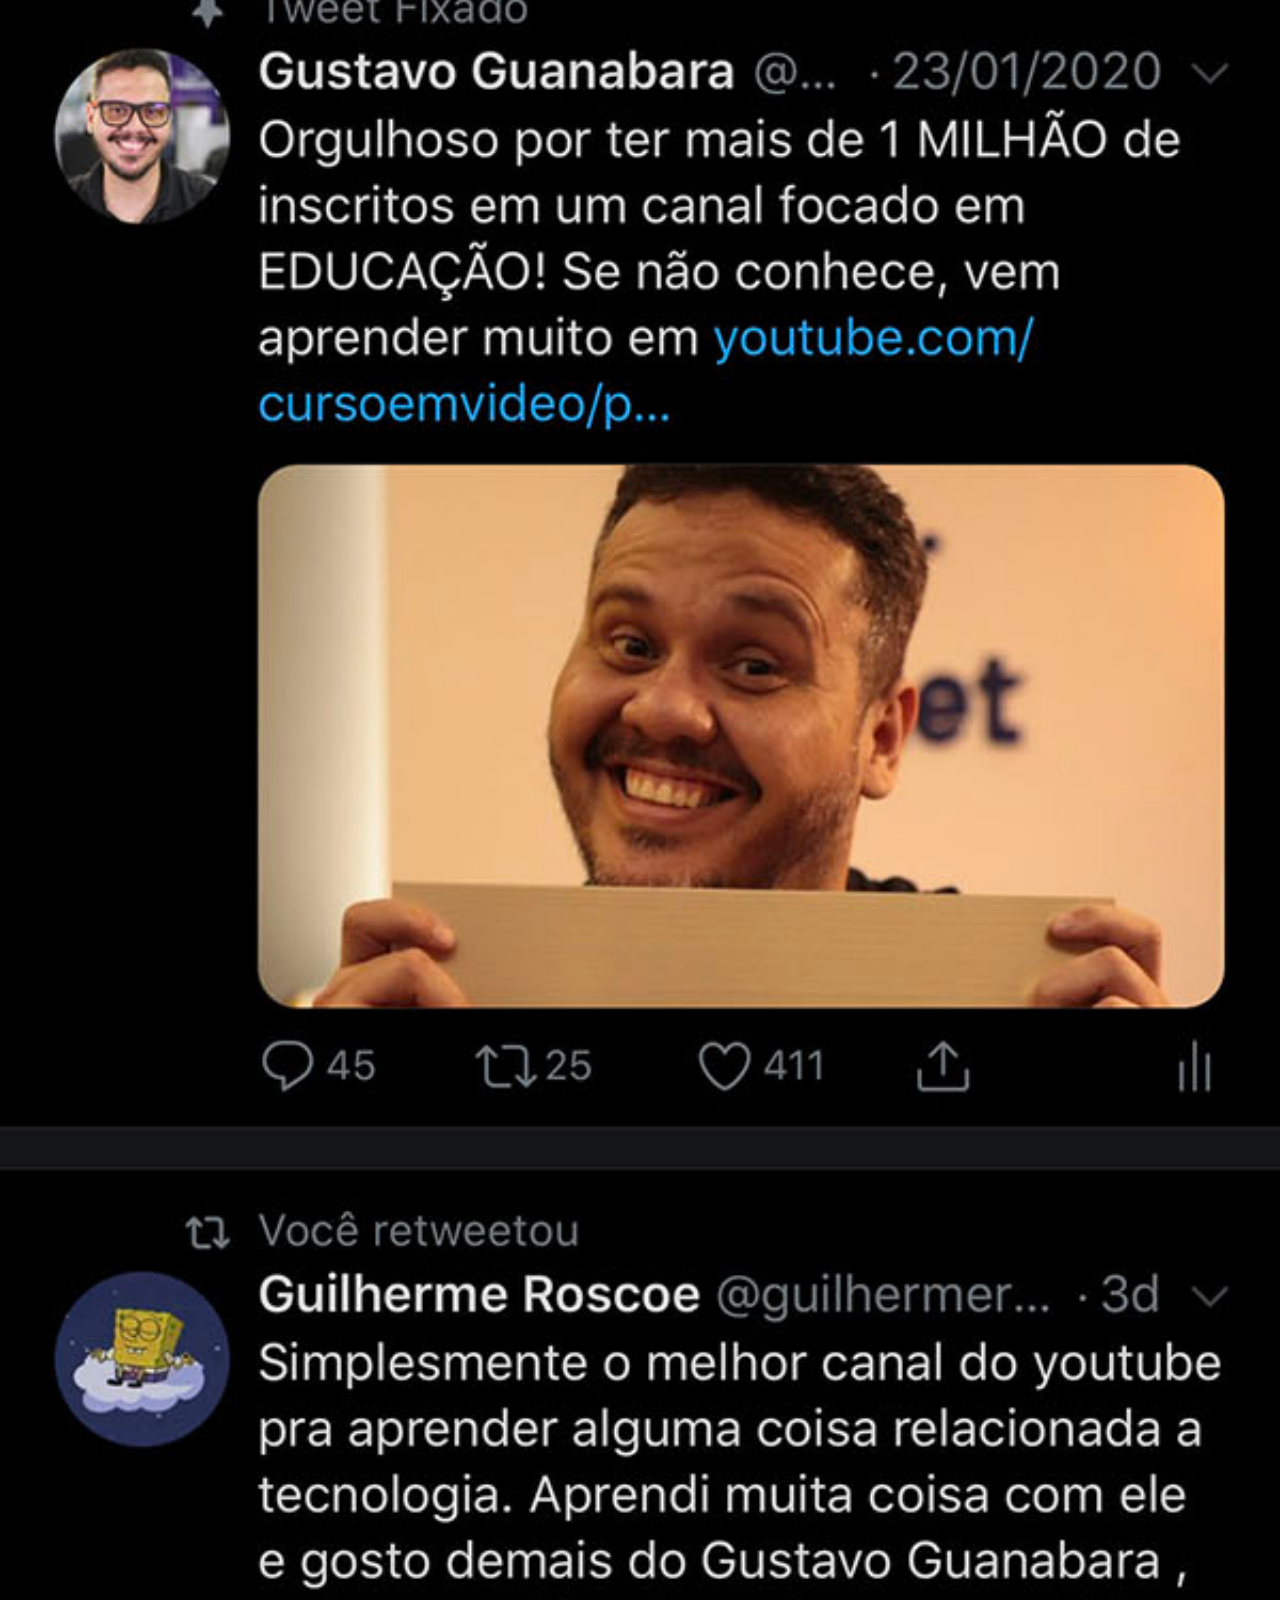
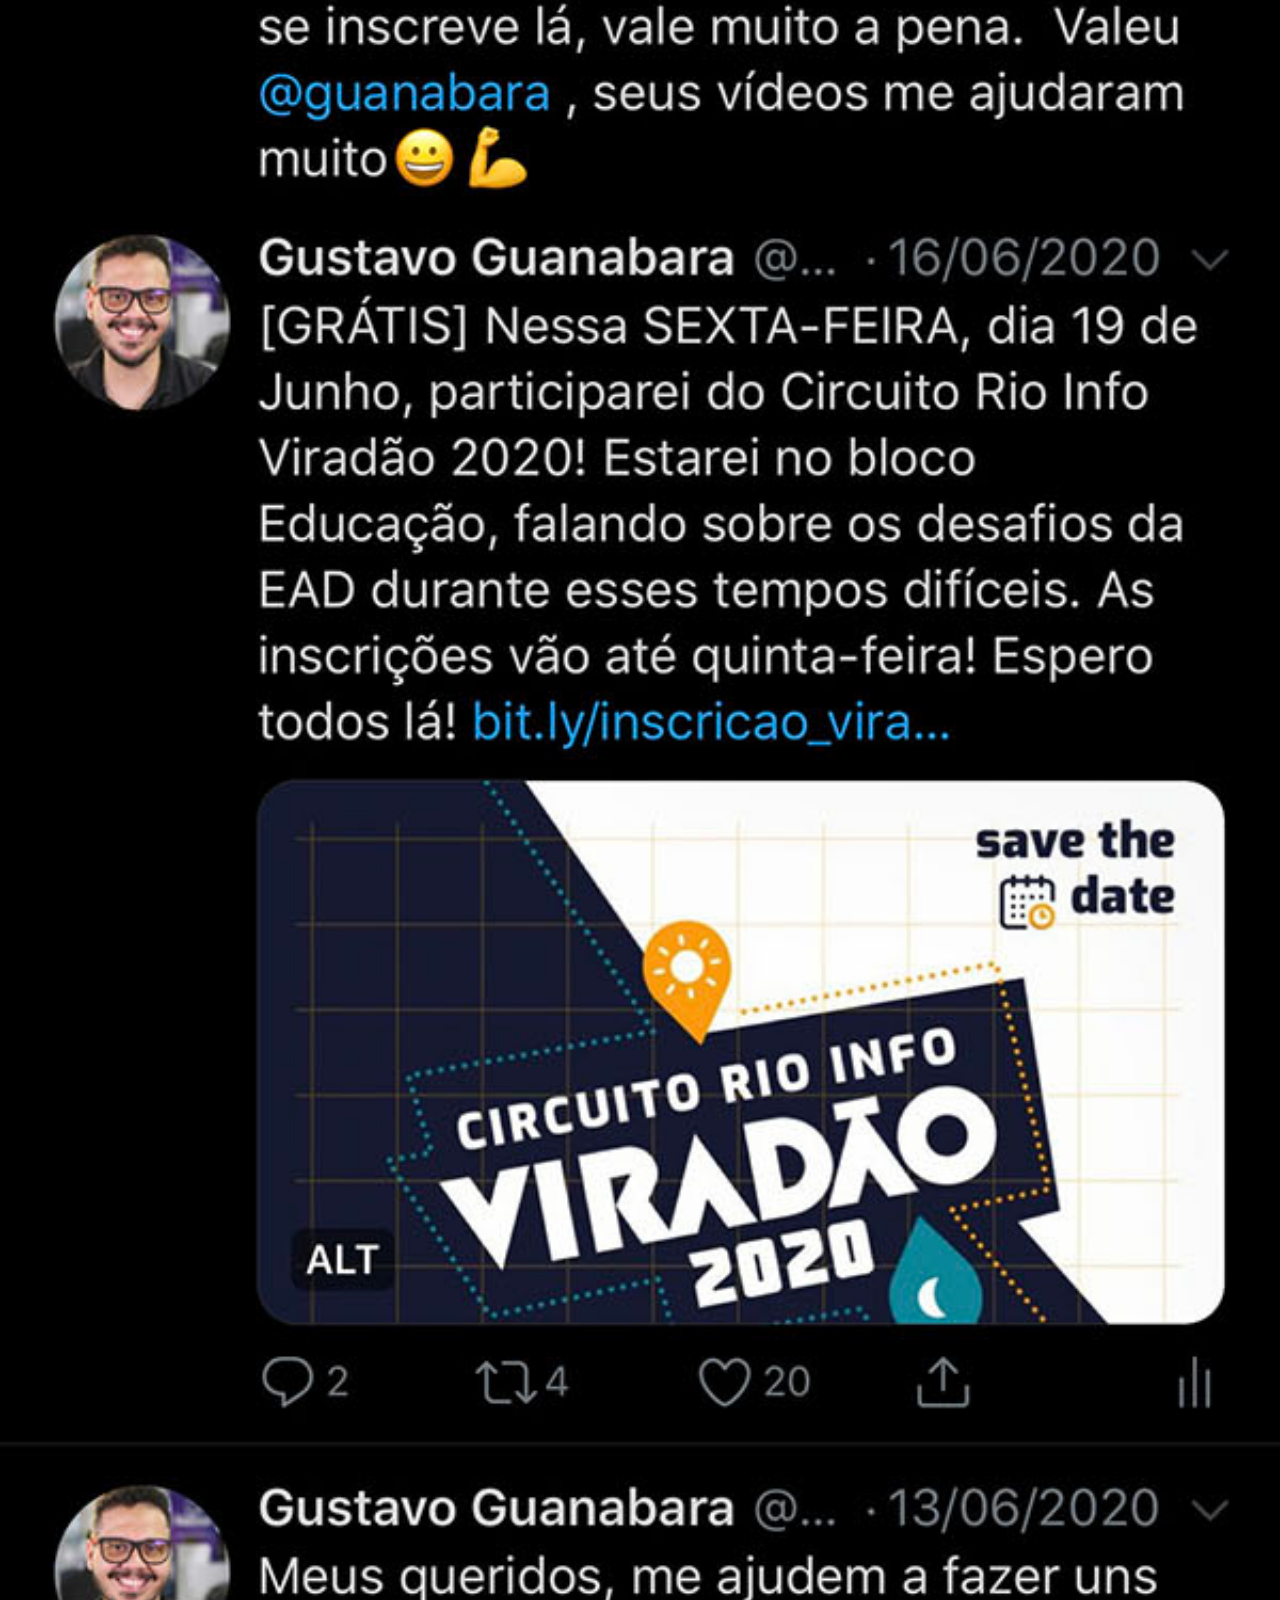
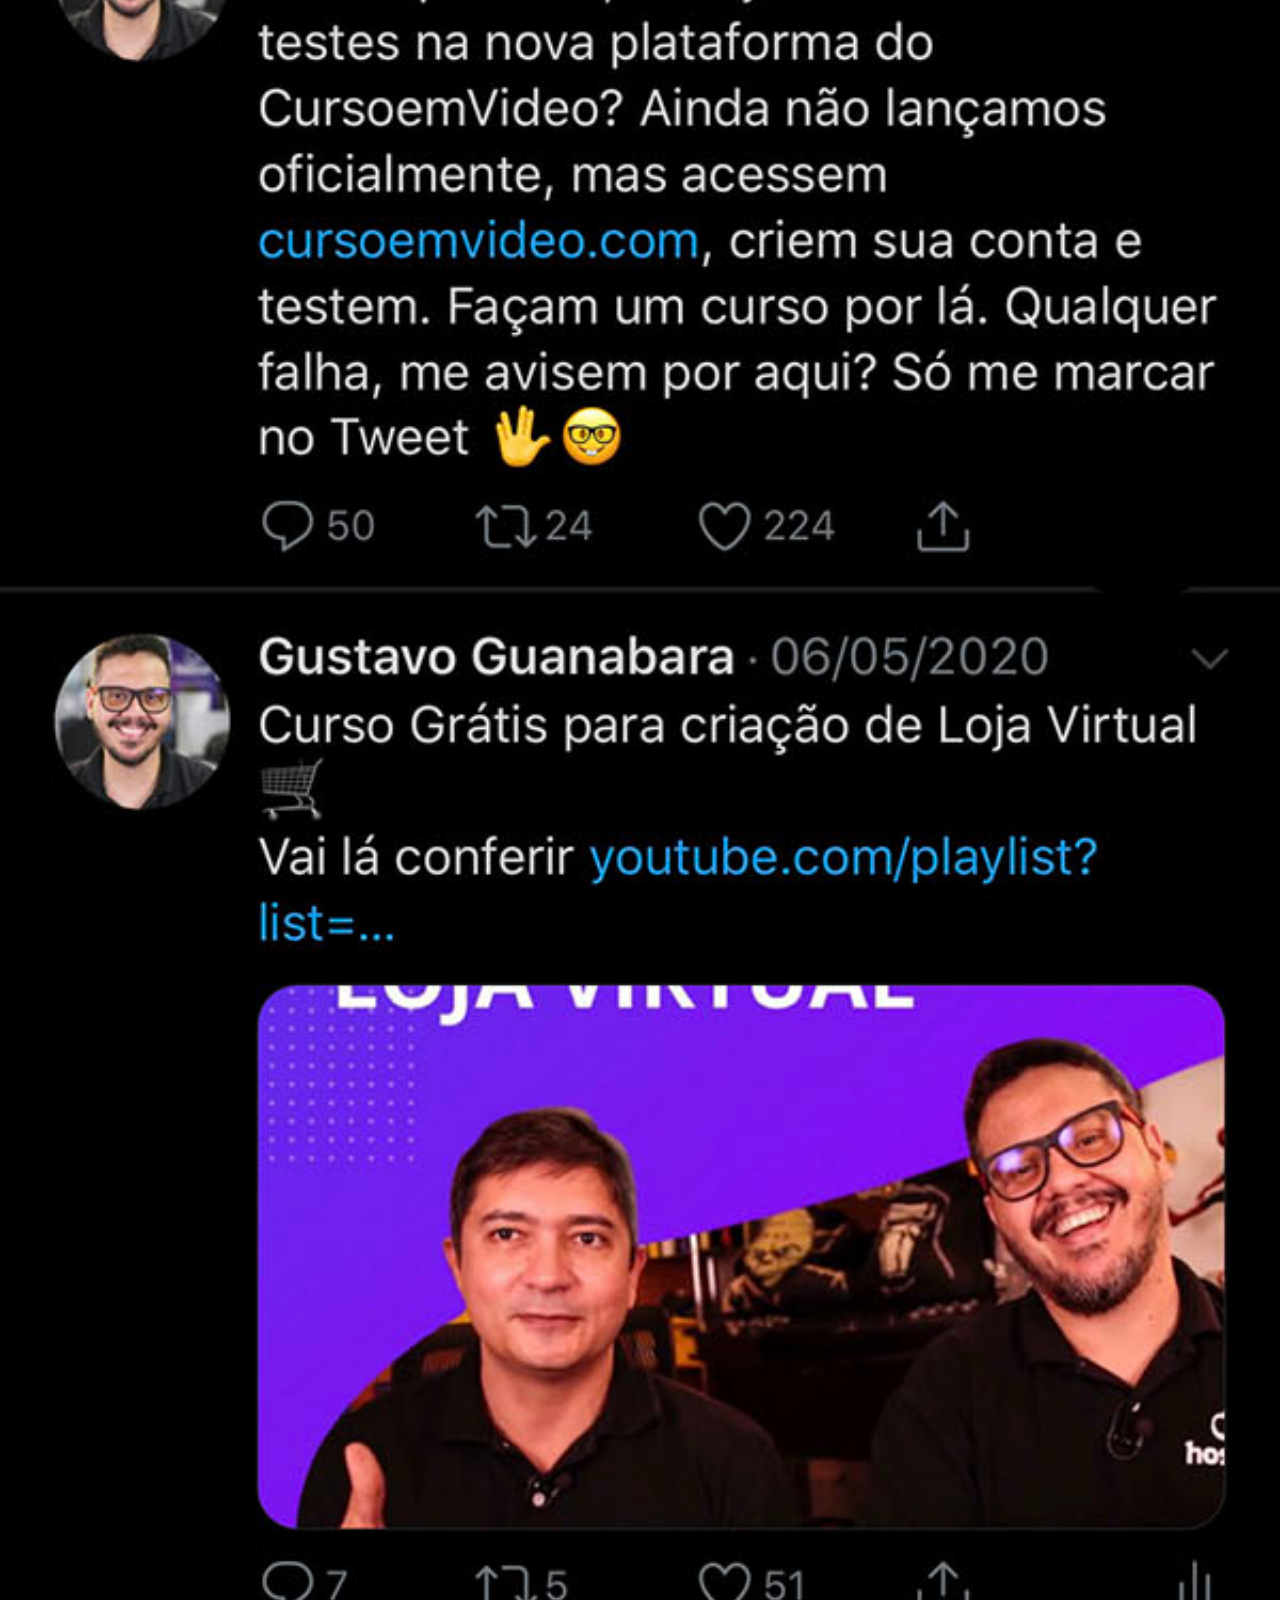
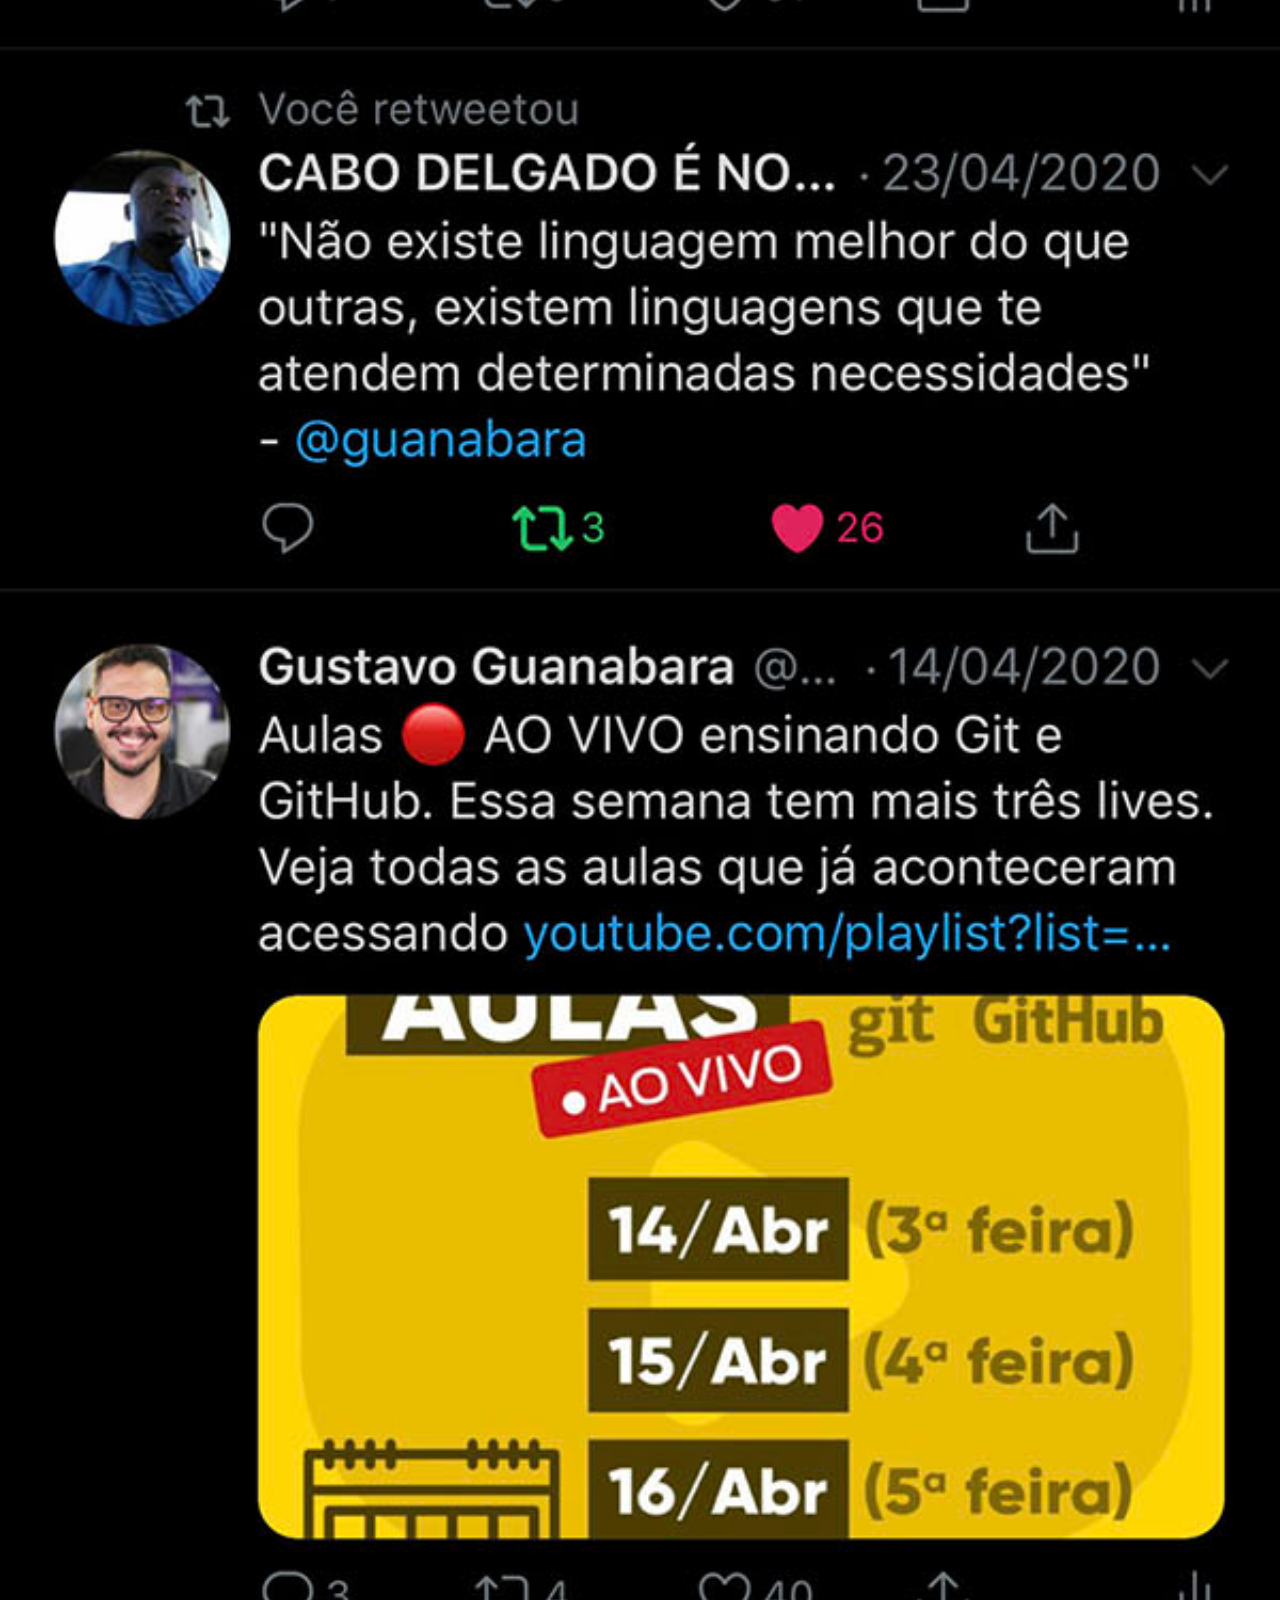
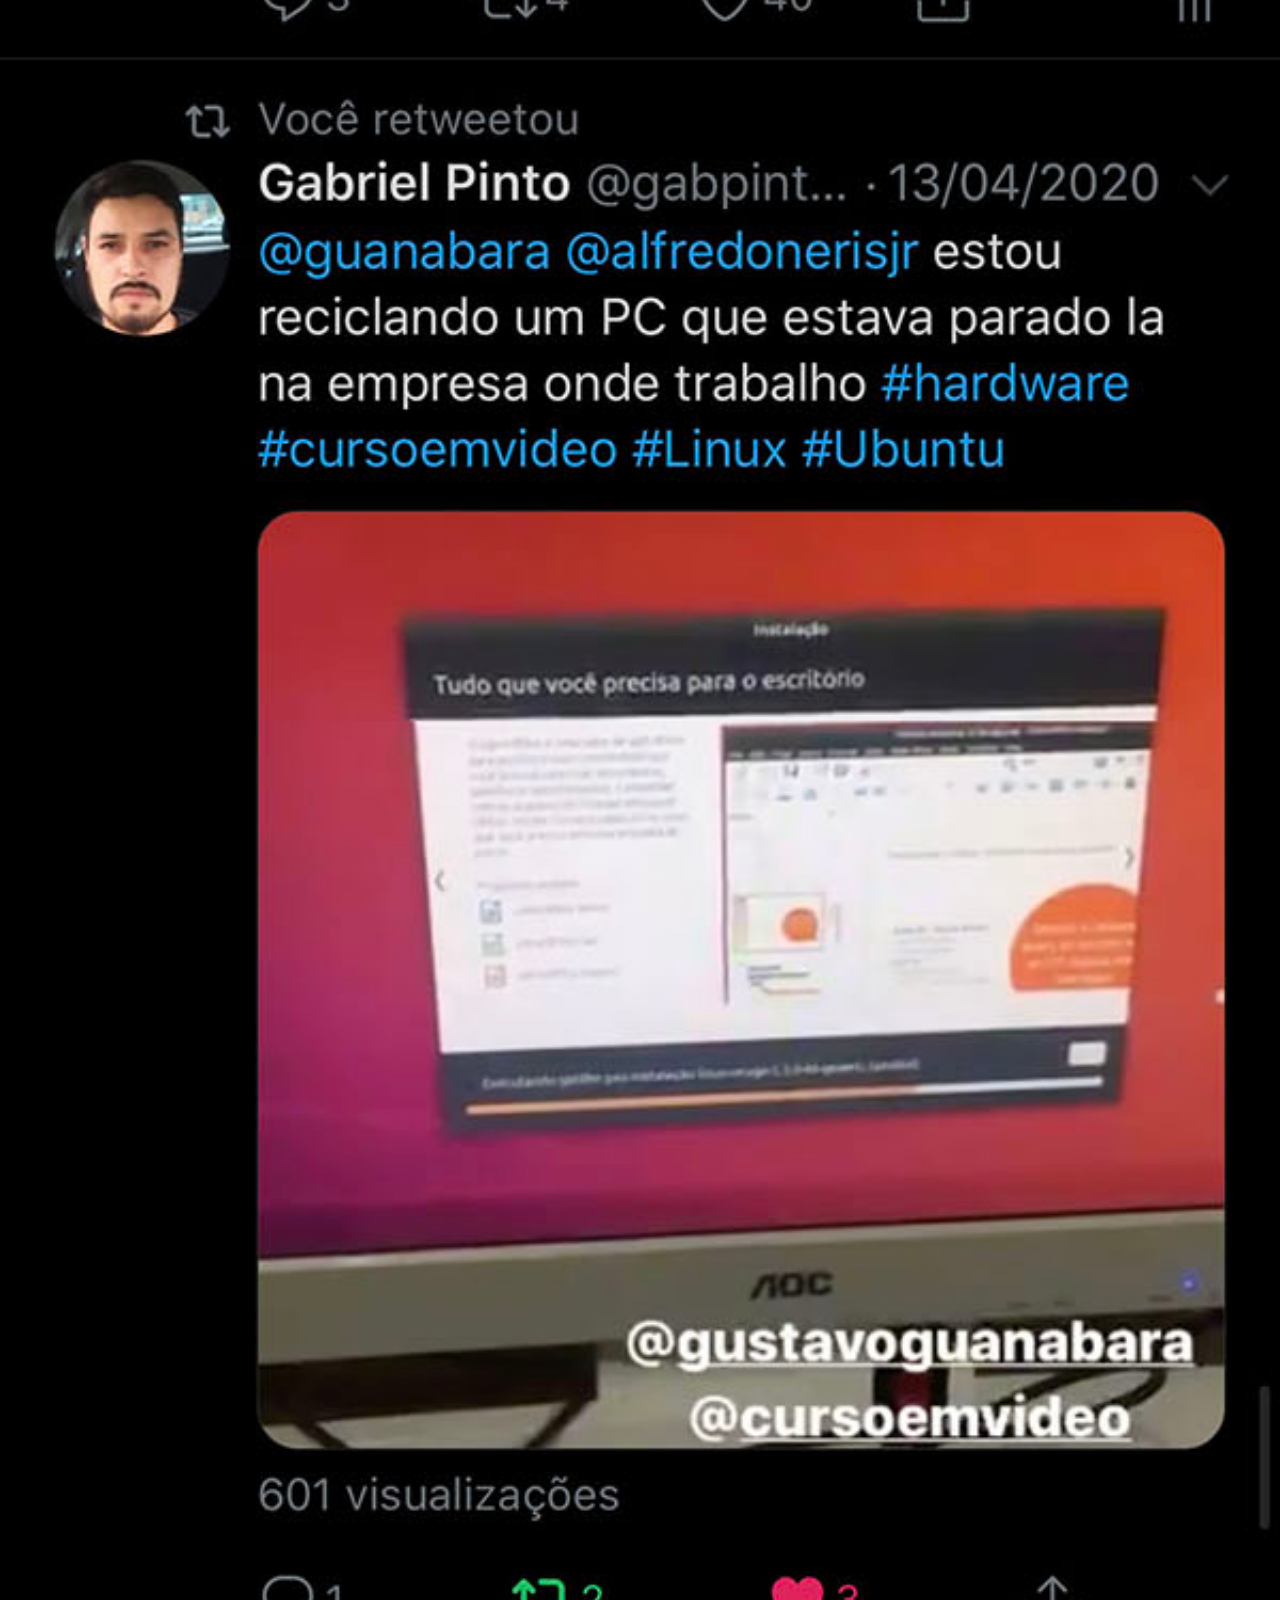
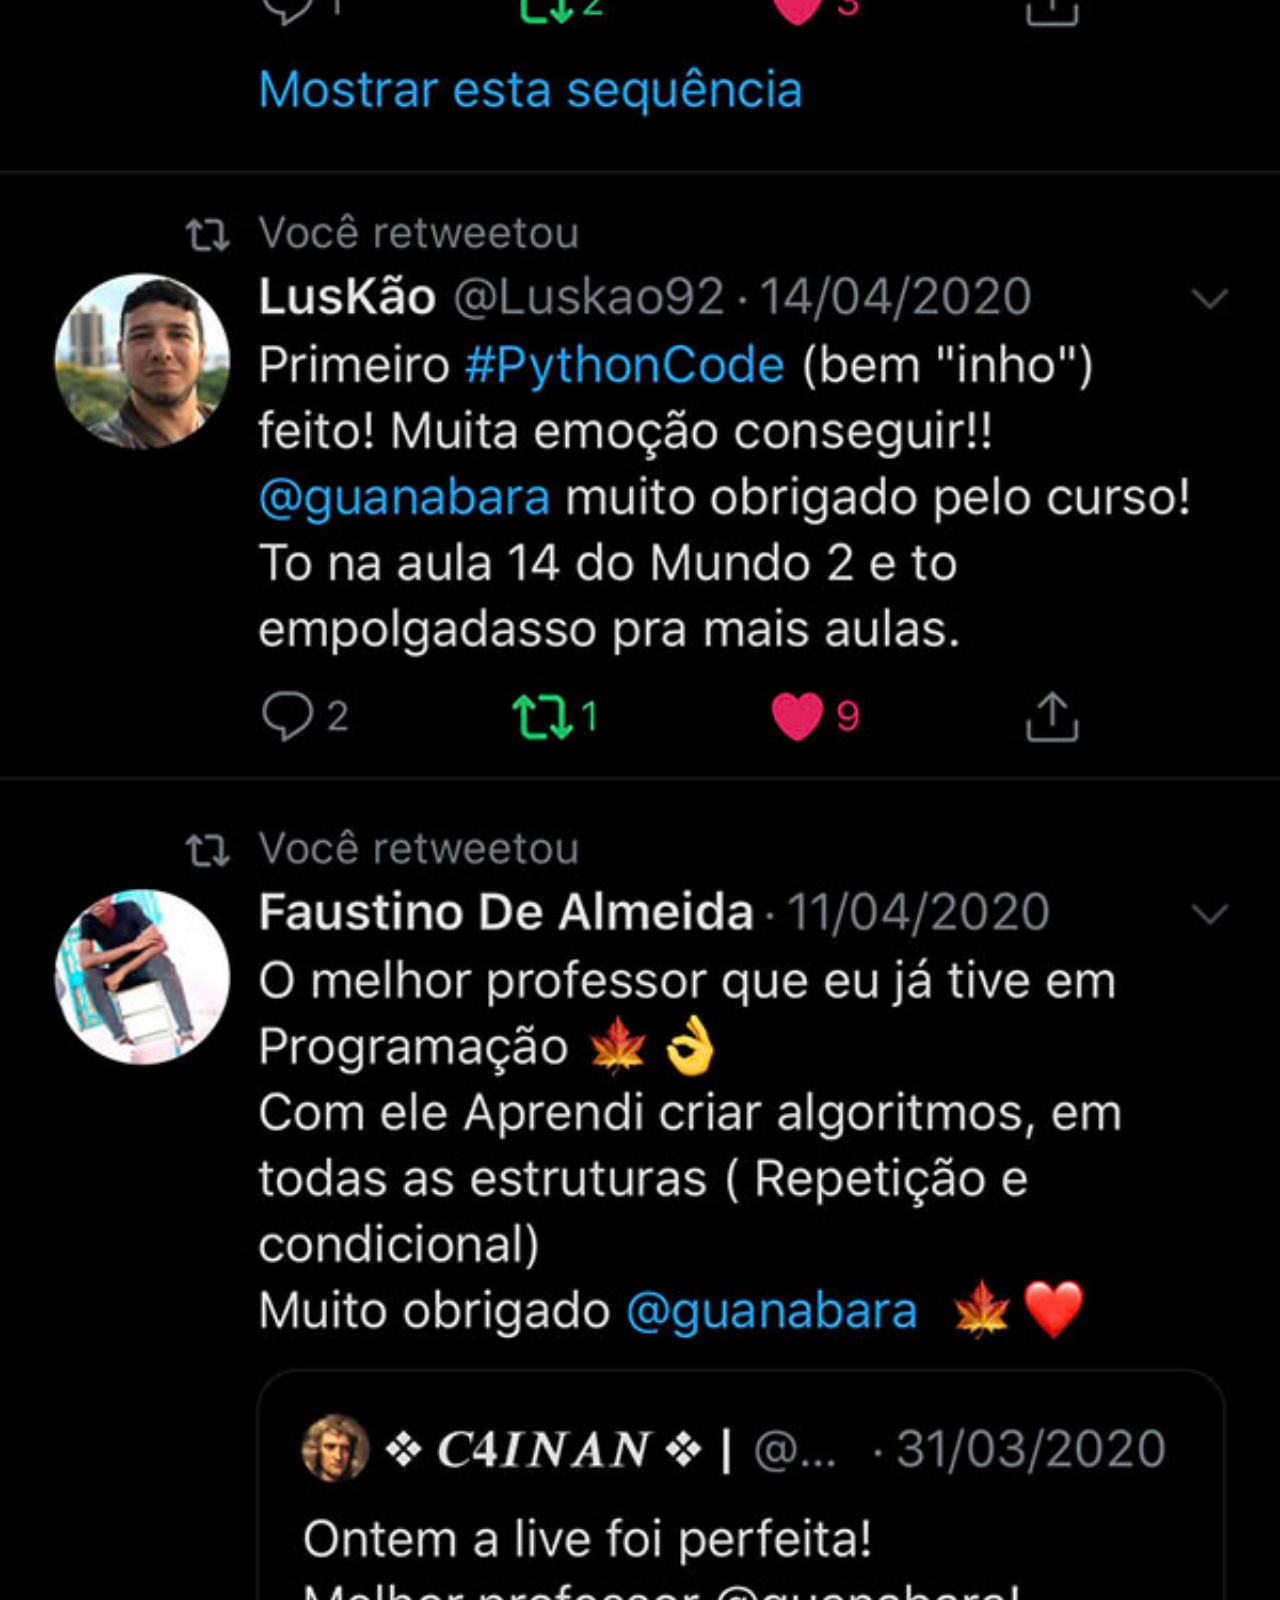
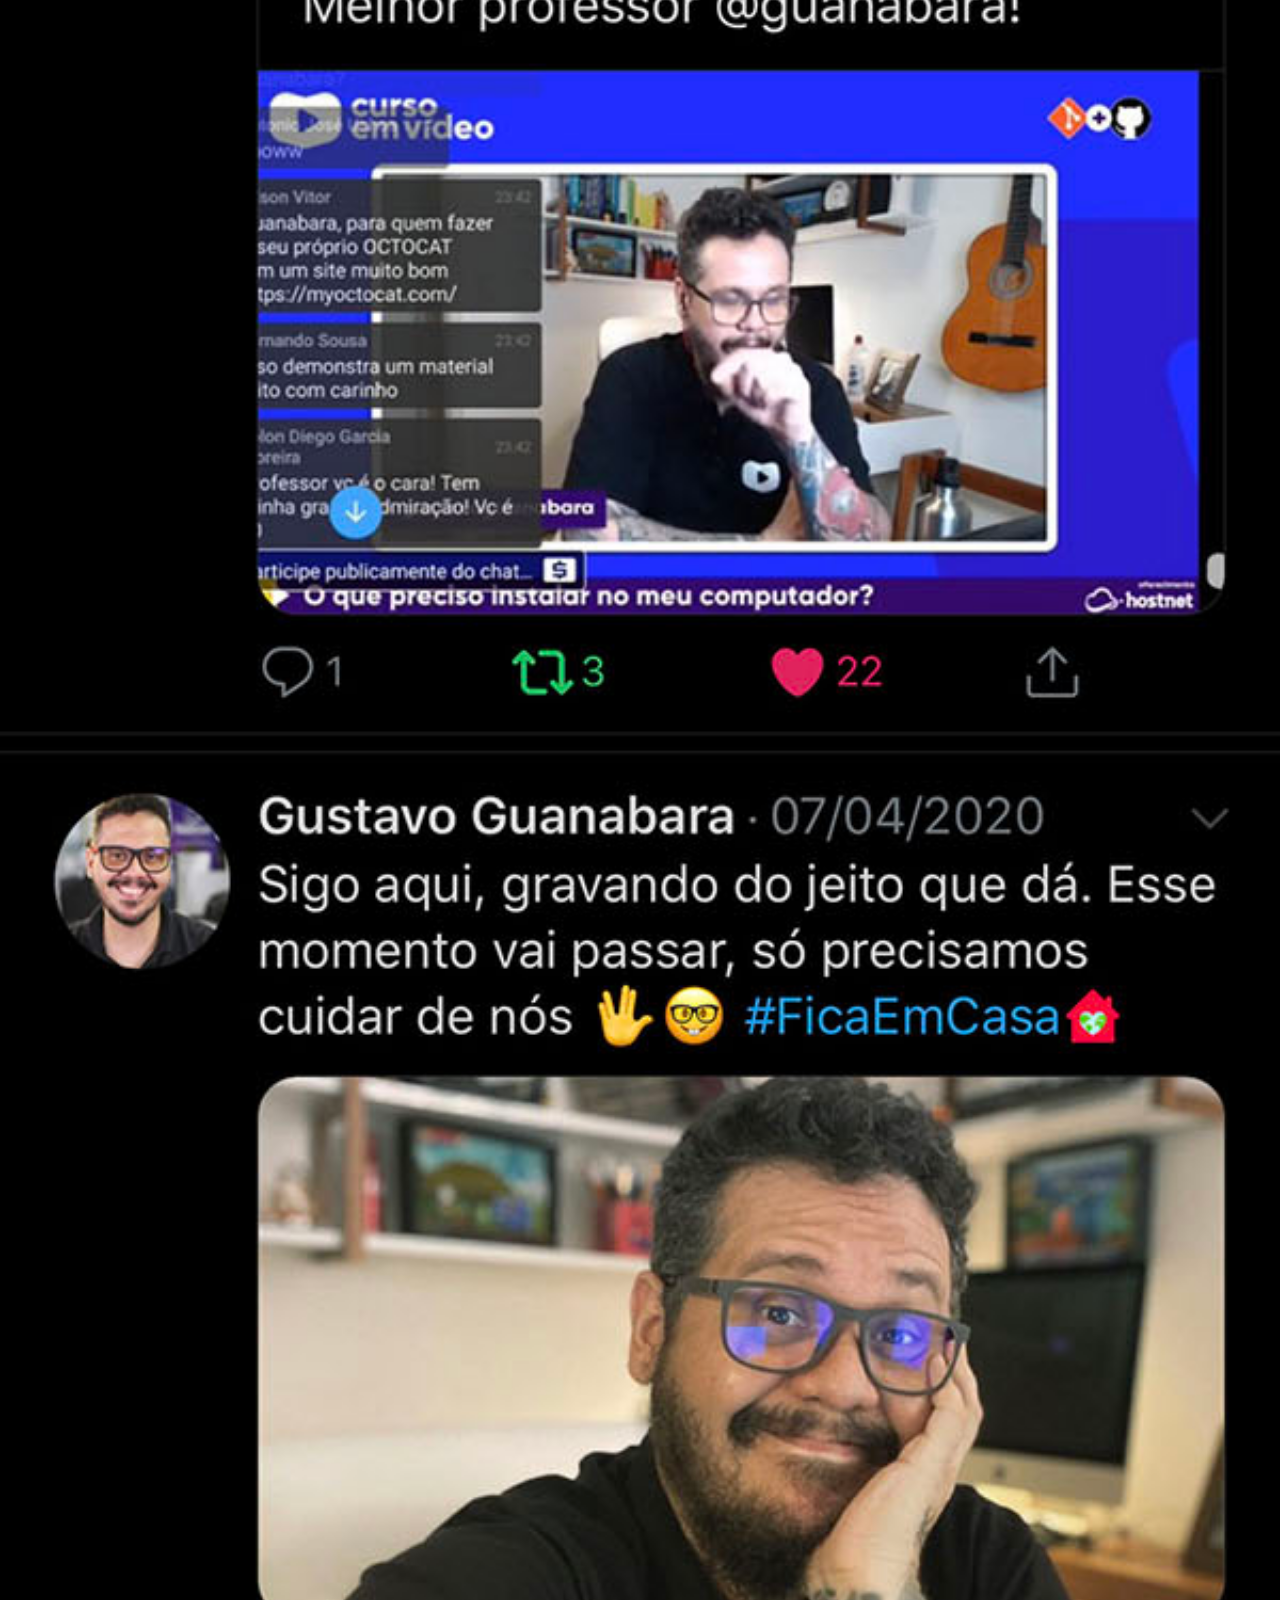
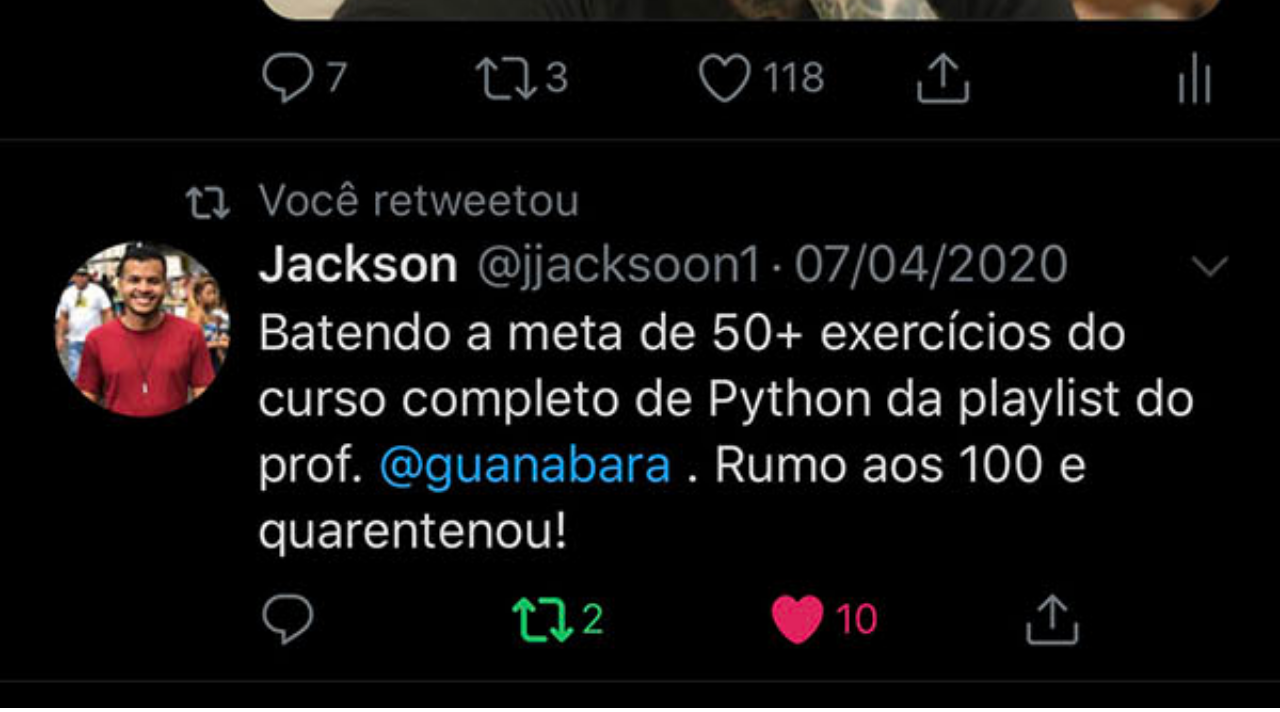
<file: twitter.html>
<!DOCTYPE html>
<html lang="pt-br">
<head>
    <meta charset="UTF-8">
    <meta http-equiv="X-UA-Compatible" content="IE=edge">
    <meta name="viewport" content="width=device-width, initial-scale=1.0">
    <title>Github</title>
    <link rel="stylesheet" href="estilo/social.css">
</head>
<body>
    <a href="https://twitter.com/guanabara" target="_blank">ACESSE</a>
    <img src="imagens/tela-twitter.jpg" alt="Twitter">
    
</body>
</html>
</file>
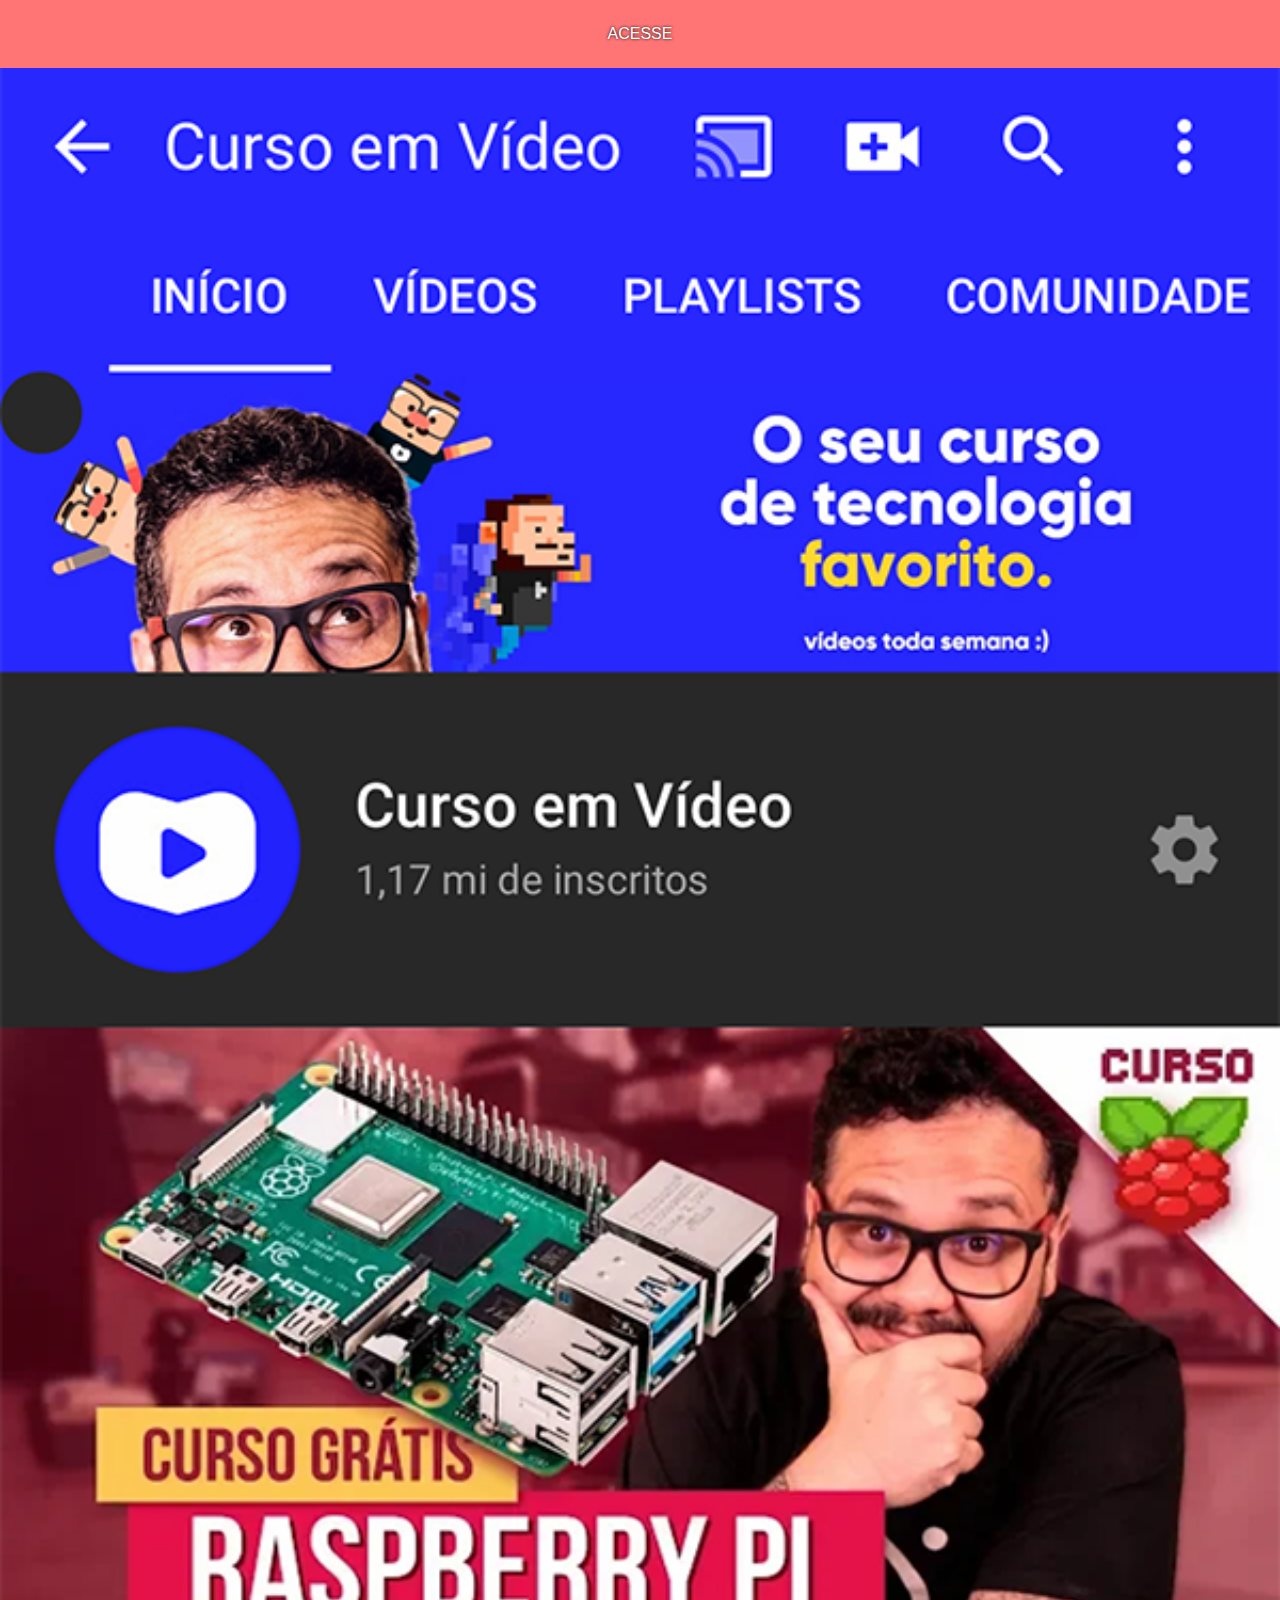
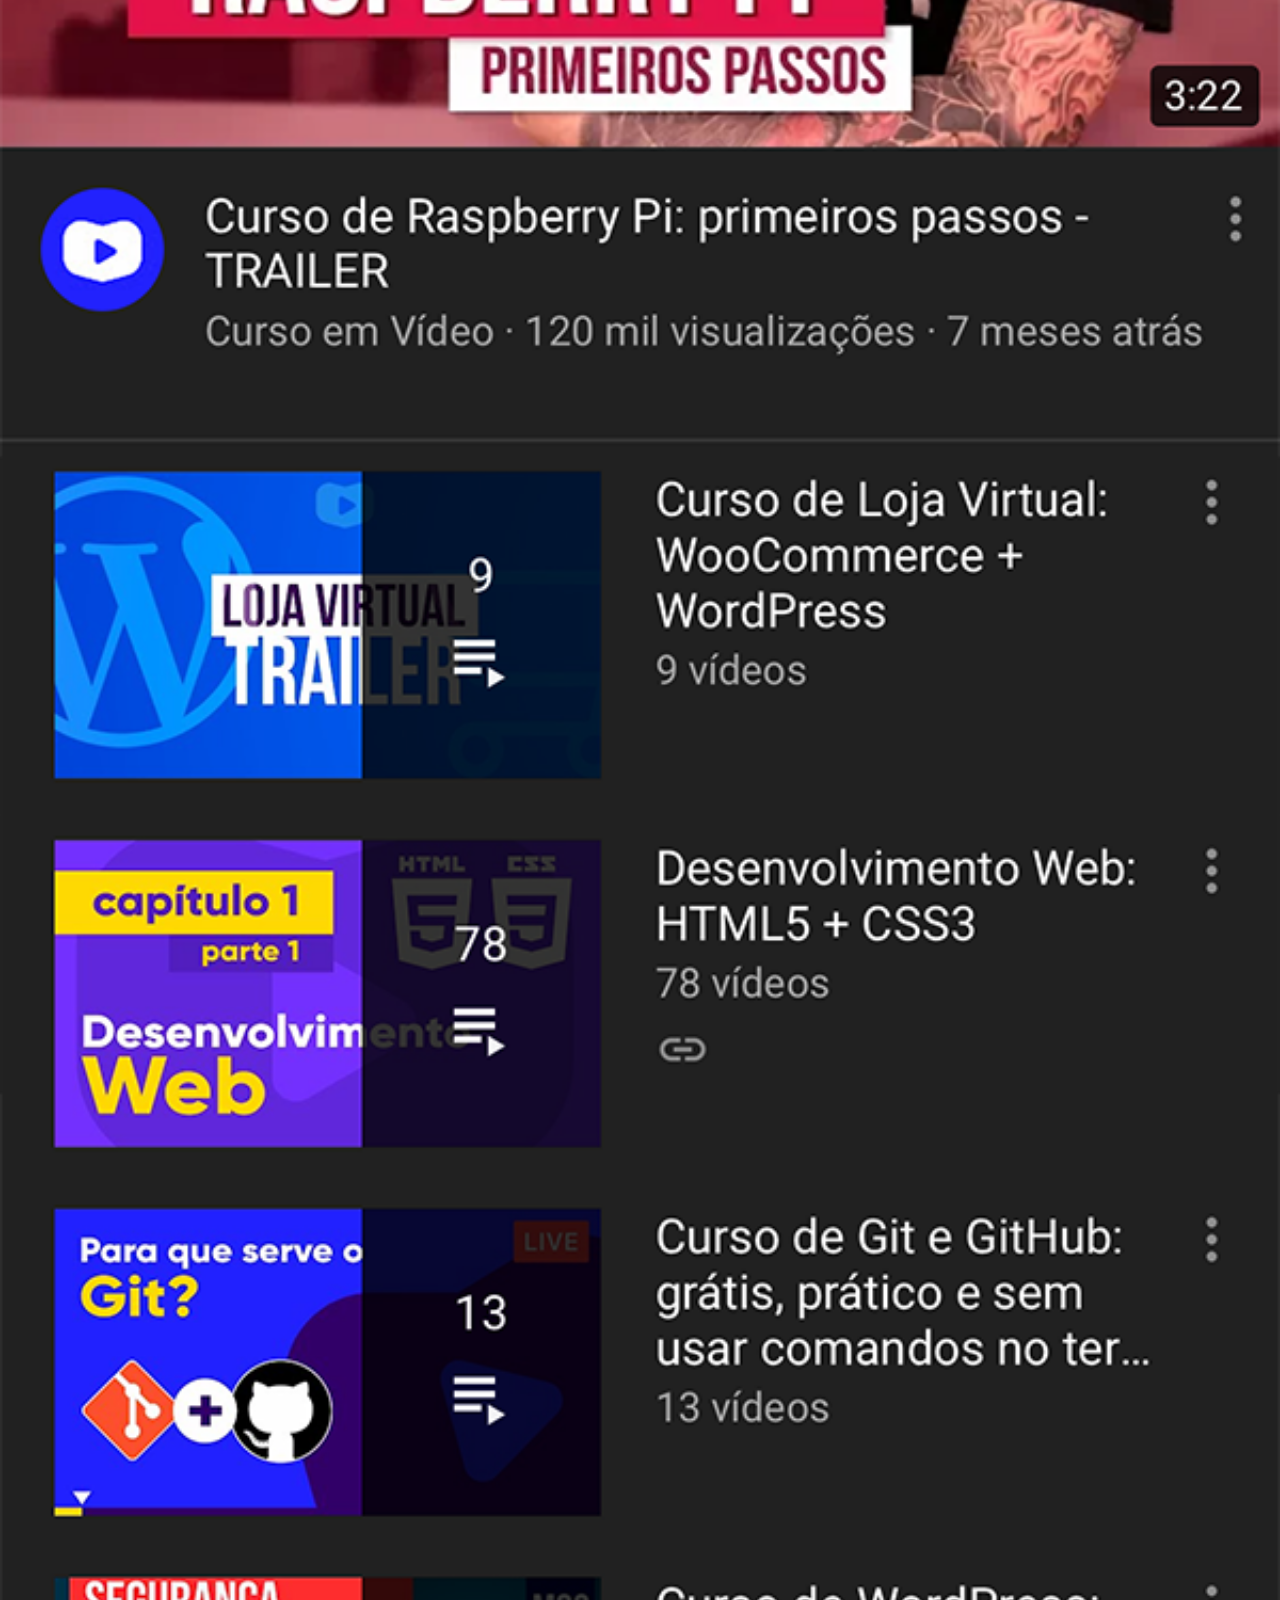
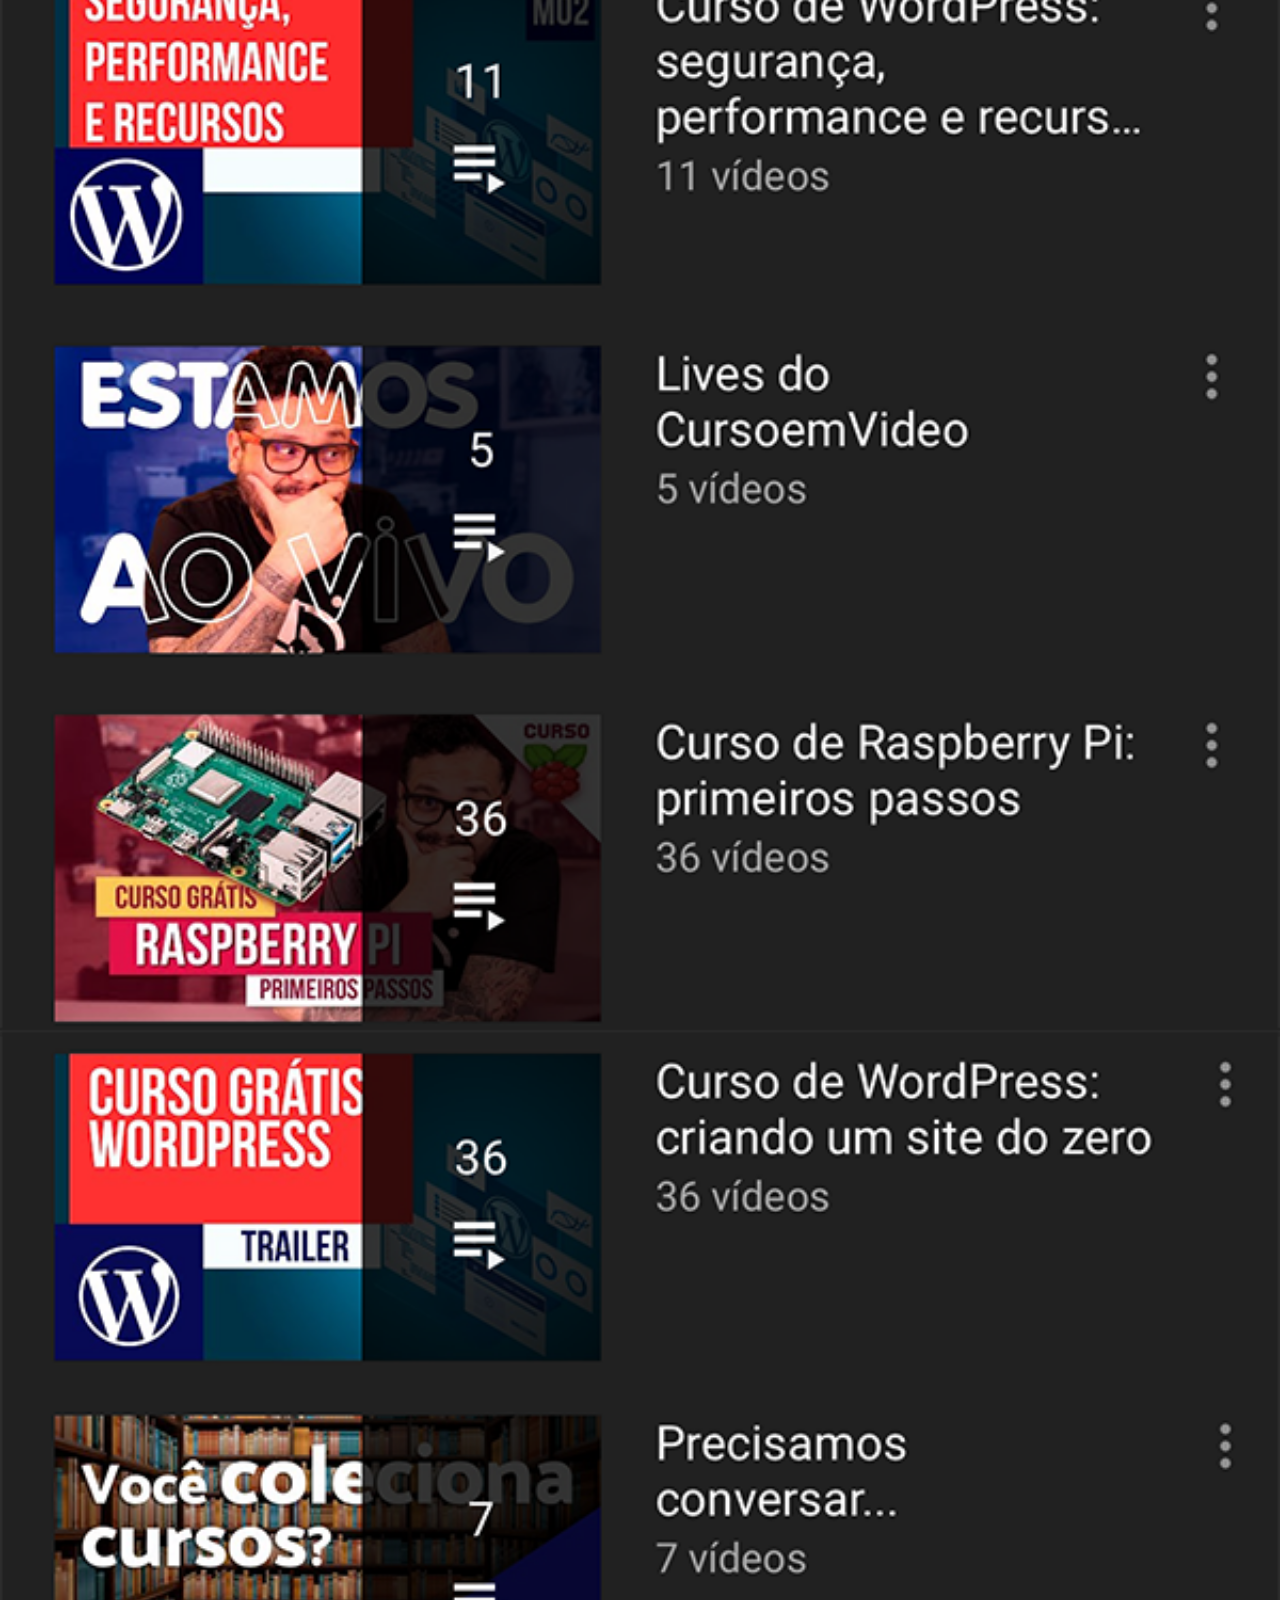
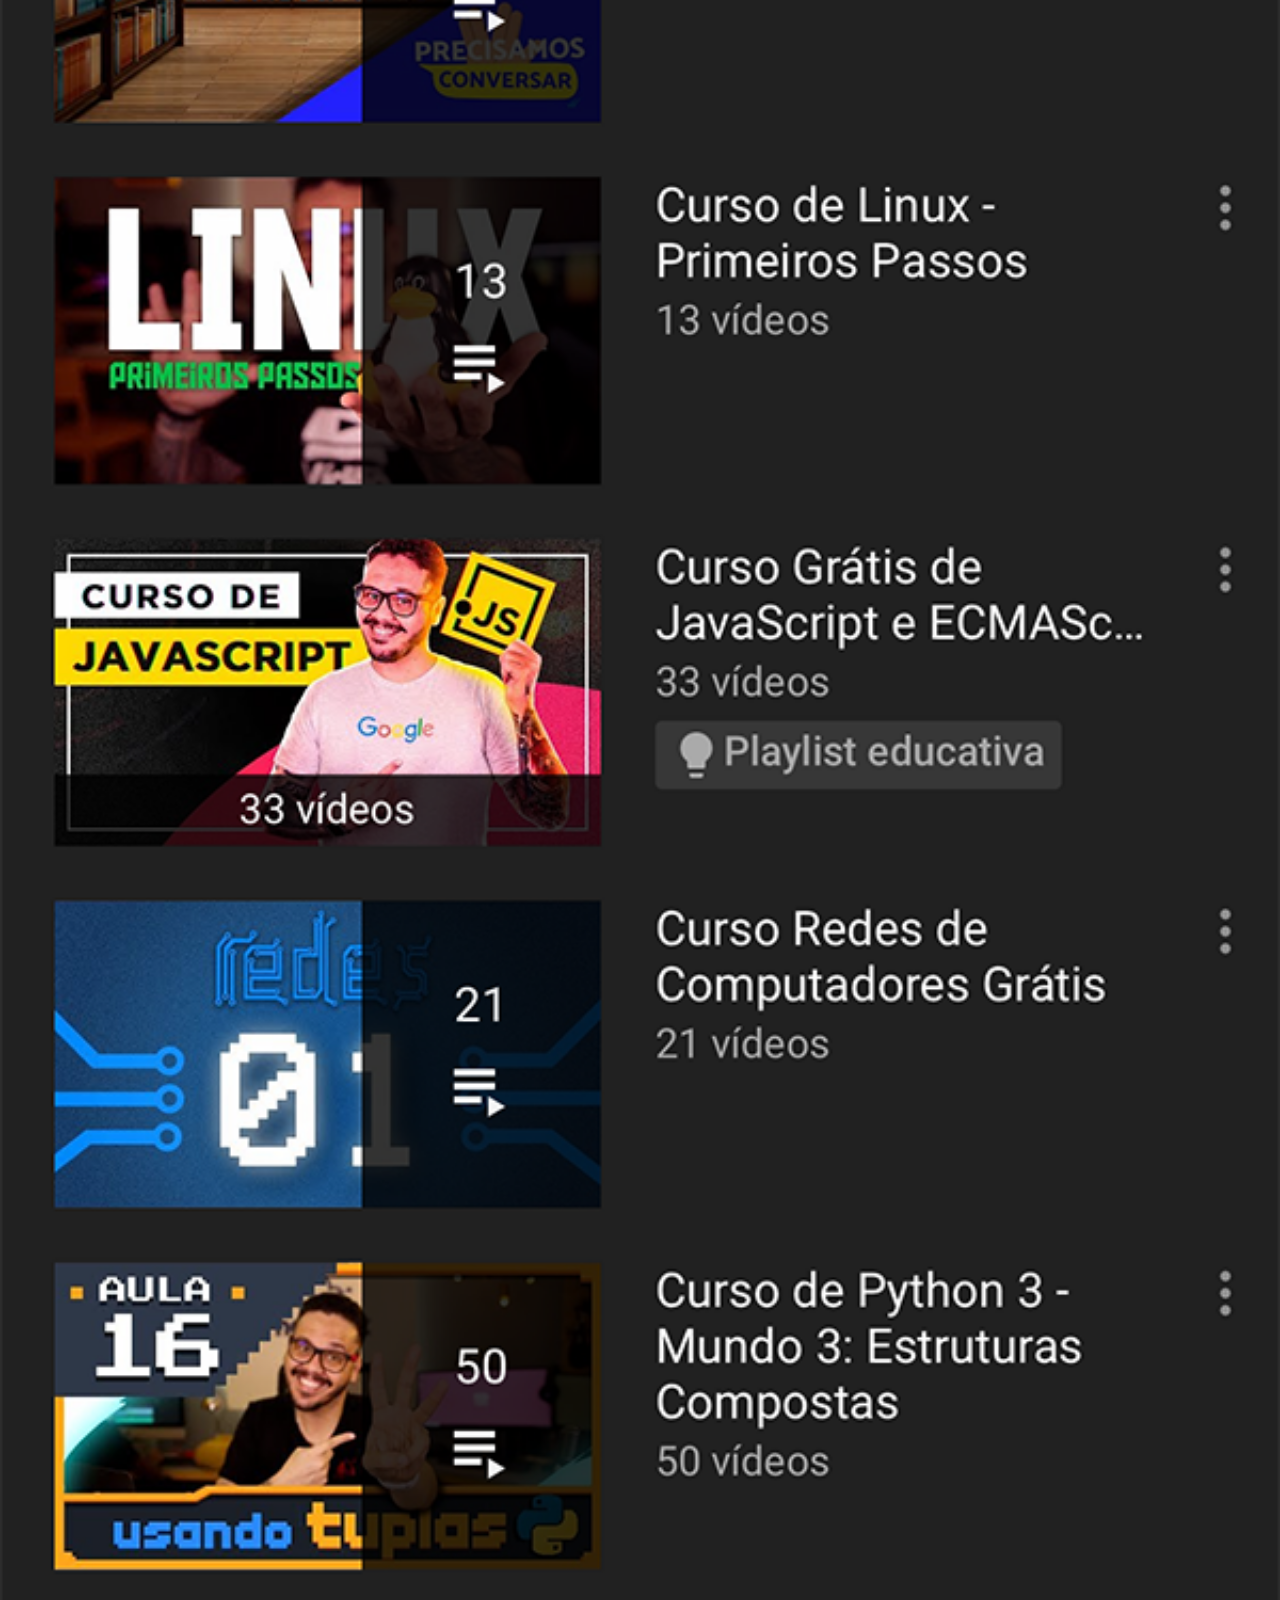
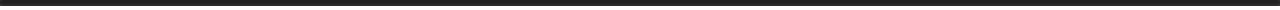
<file: youtube.html>
<!DOCTYPE html>
<html lang="pt-br">
<head>
    <meta charset="UTF-8">
    <meta http-equiv="X-UA-Compatible" content="IE=edge">
    <meta name="viewport" content="width=device-width, initial-scale=1.0">
    <title>YouTube</title>
    <link rel="stylesheet" href="estilo/social.css">
</head>
<body>
    <a href="https://www.youtube.com/user/cursosemvideo/playlists" target="_blank">ACESSE</a>
    <img src="imagens/tela-youtube.png" alt="YouTube">
    
</body>
</html>
</file>
<file: estilo/style.css>
@charset "UTF-8";

*{
    margin: 0px;
    padding: 0px;
    font-family: Arial, Helvetica, sans-serif;
}

body{
    height: 100vh;
    width: 100vw;
    background: url('../imagens/fundo-madeira.jpg') top center repeat fixed;
    background-size: cover;
}

main{
    position: relative;
    height: 100vh;
}

section#telefone{
    position: absolute;
    top: 50%;
    left: 50%;
    transform: translate(-50%,-50%);
    background: url('../imagens/frame-iphone.png') no-repeat;
    height: 627px;
    width: 311px;
}

iframe#tela{
    position: relative;
    top: 80px;
    left: 22px;
    width: 267px;
    height: 472px;

}

section#redes-sociais{
    text-align: right;
}

section#redes-sociais img{
    width: 50px;
    margin: 10px;
    border-radius: 50%;
    box-shadow: 2px 2px 5px rgba(0, 0, 0, 0.427);
    box-sizing: border-box;
}

section#redes-sociais img:hover{
    border: 3px solid grey;
    transform: translate(-3px, -3px);
    box-shadow: 3px 3px 5px black;
    transition: transform .25s, border .5s;

}
</file>
<file: estilo/social.css>
@charset "UTF-8";

*{
    margin: 0px;
    padding: 0px;
}

::-webkit-scrollbar{
    width: 0px;
    height: 0px;
}


img{
    width: 100vw;
}
a{
    display: block;
    text-align: center;
    text-decoration: none;
    font-family: Arial, Helvetica, sans-serif;
    text-shadow: 0px 0px 3px black;
    padding: 25px 0px;
    background-color: red;
    color: white;
}

a:hover{
    background-color: rgba(255, 0, 0, 0.545);
}
</file>
